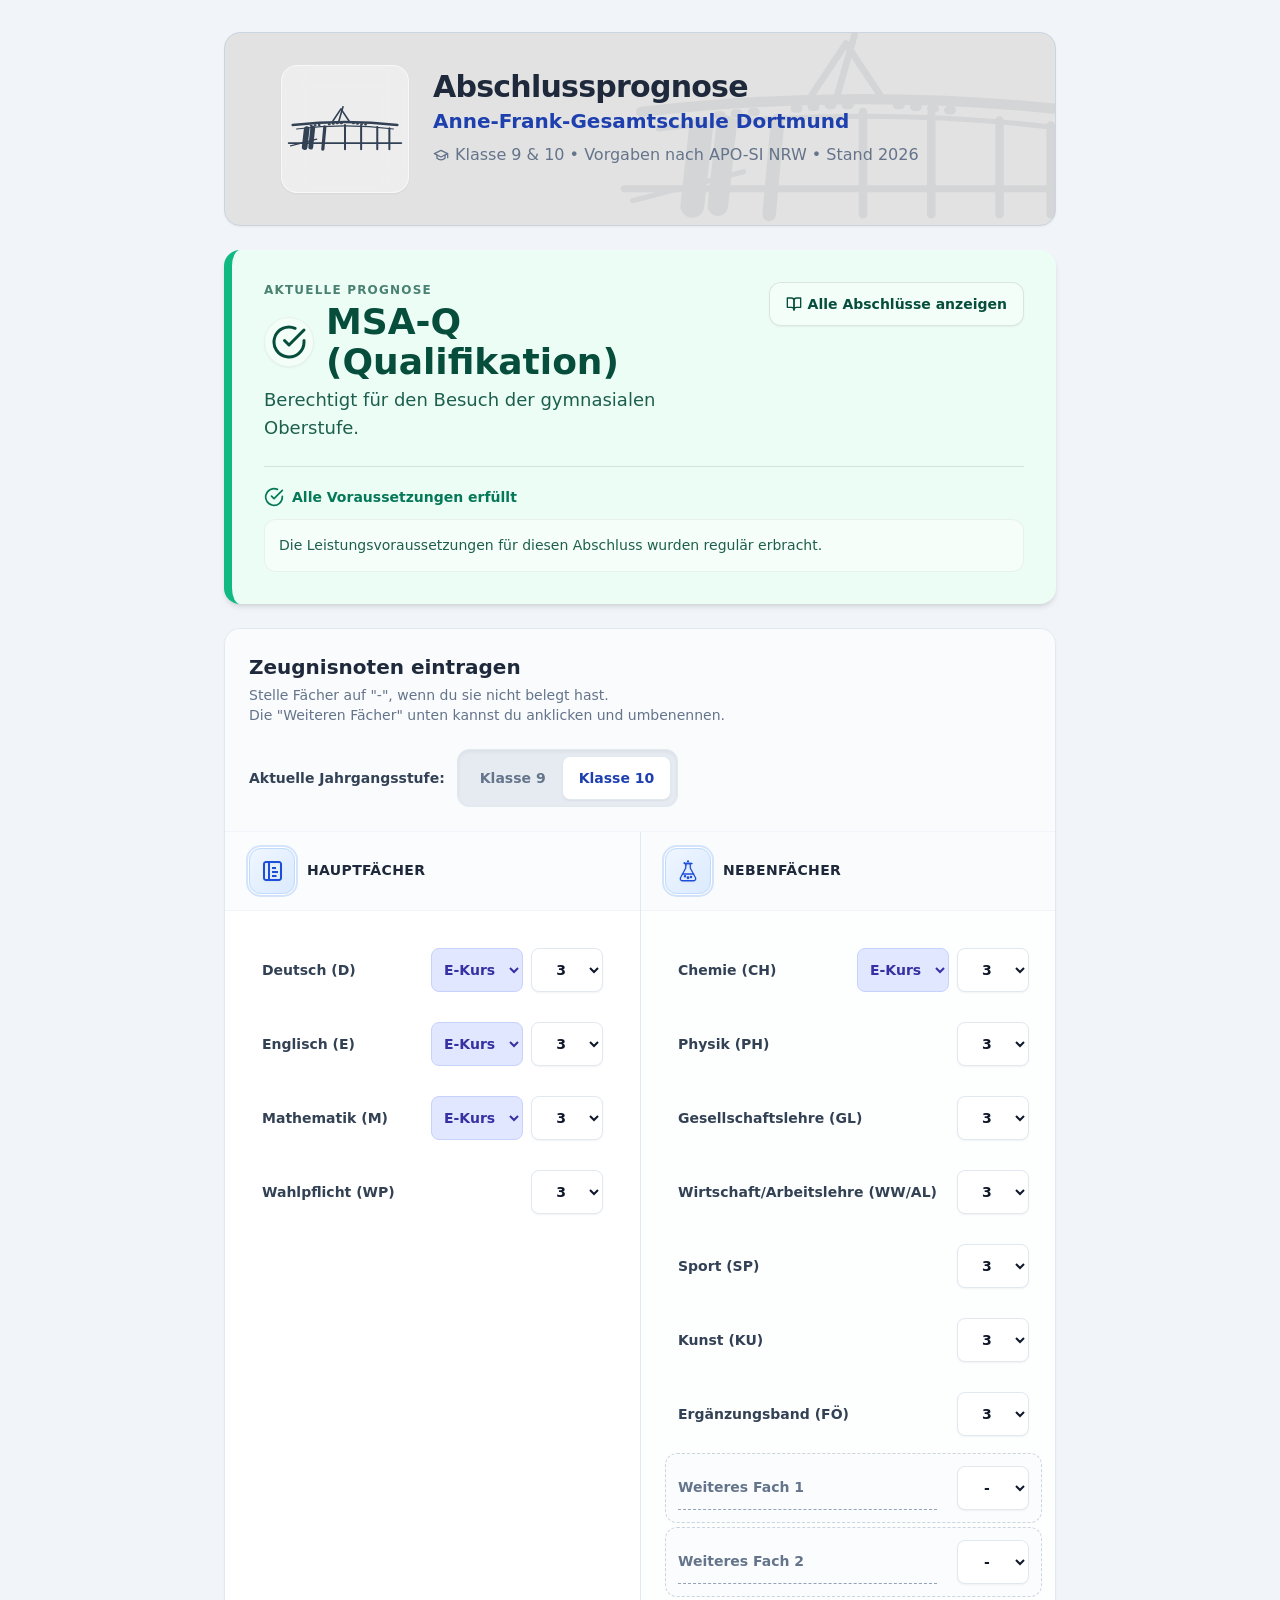
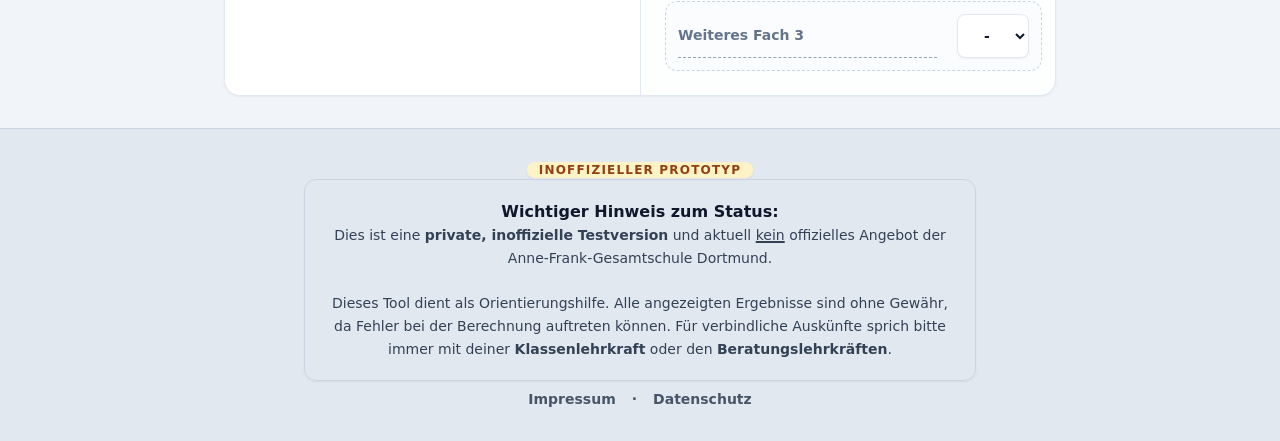
<file: index.html>
<!DOCTYPE html>
<html lang="de">
<head>
    <meta charset="UTF-8">
    <meta name="viewport" content="width=device-width, initial-scale=1.0">
    <title>Abschlussprognose - Anne-Frank-Gesamtschule Dortmund</title>
    <meta name="description" content="Offizielles Prognose-Tool der Anne-Frank-Gesamtschule Dortmund für die Jahrgänge 9 und 10.">
	<!--
	========================================================================
	Abschlussprognose-Tool der Anne-Frank-Gesamtschule Dortmund
  
	© 2026 Anne-Frank-Gesamtschule Dortmund. Alle Rechte vorbehalten.
  
	Der Quellcode, das Design und die Logik dieses Tools sind urheberrechtlich 
	geschützt. Eine unerlaubte Vervielfältigung, Verbreitung oder Nutzung 
	(auch in Teilen) auf anderen Webseiten oder Projekten ist ohne 
	ausdrückliche schriftliche Genehmigung untersagt.
	========================================================================
	-->
	<meta name="apple-mobile-web-app-capable" content="yes">
	<meta name="mobile-web-app-capable" content="yes">
	<meta name="apple-mobile-web-app-status-bar-style" content="default">
    <meta name="theme-color" content="#e2e2e2">
    <meta http-equiv="Content-Security-Policy" content="default-src 'self'; style-src 'self' 'unsafe-inline'; script-src 'self' 'unsafe-inline'; img-src 'self' data:;">
    <link rel="icon" href="data:image/svg+xml,<svg xmlns=%22http://www.w3.org/2000/svg%22 viewBox=%220 0 100 100%22><text y=%22.9em%22 font-size=%2290%22>🎓</text></svg>">
    <style>
        body{font-family:system-ui,-apple-system,BlinkMacSystemFont,"Segoe UI",Roboto,"Helvetica Neue",sans-serif;-webkit-tap-highlight-color:transparent}
        .animate-in{animation:fadeIn .3s ease-out}
        @keyframes fadeIn{from{opacity:0;transform:translateY(10px)}to{opacity:1;transform:translateY(0)}}
        summary{list-style:none}
        summary::-webkit-details-marker{display:none}
        .touch-target{min-height:44px}
        .sr-only{position:absolute;width:1px;height:1px;padding:0;margin:-1px;overflow:hidden;clip:rect(0,0,0,0);white-space:nowrap;border-width:0}
        @media print{
            *{-webkit-print-color-adjust:exact !important;color-adjust:exact !important;print-color-adjust:exact !important}
            body{background:#fff !important;color:#000 !important}
            header{background:transparent !important;border:none !important;box-shadow:none !important;padding:0 !important;margin-bottom:2rem !important;display:block !important}
            #logo-bg,#logo-box{display:none !important}
            header h1{color:#000 !important;font-size:24pt !important;margin:0 !important}
            header p{color:#333 !important;font-size:14pt !important;margin-top:5px !important}
            #prognosis-banner{background:#fff !important;border:2px solid #000 !important;color:#000 !important;page-break-inside:avoid;border-radius:8px !important;padding:1.5rem !important}
            #open-modal-btn{display:none !important}
            .grade-btn.text-slate-500{display:none !important}
            .grade-btn{border:none !important;box-shadow:none !important;background:transparent !important;color:#000 !important;font-size:12pt !important;padding:0 !important;margin-left:10px !important}
            section{border:1px solid #ddd !important;box-shadow:none !important;page-break-inside:avoid}
            .subject-select{appearance:none !important;-webkit-appearance:none !important;border:none !important;background:transparent !important;box-shadow:none !important;padding:0 !important;font-size:11pt !important;text-align:right !important;color:#000 !important}
            input.subject-input{border:none !important;background:transparent !important;color:#000 !important}
            details,footer{display:none !important}
        }
    </style>
    <link rel="stylesheet" href="style.css">
</head>
<body class="bg-slate-100 min-h-screen text-slate-900 flex flex-col">
    <noscript>
        <div class="bg-red-600 text-white p-4 text-center font-bold text-sm" role="alert">
            Dieses Tool benötigt JavaScript, um die Prognose lokal in Ihrem Browser berechnen zu können. Bitte aktivieren Sie JavaScript.
        </div>
    </noscript>
    <main class="max-w-4xl mx-auto space-y-6 py-8 px-4 sm:px-6 lg:px-8 flex-grow w-full">
        <header class="bg-[#e2e2e2] p-6 sm:p-8 rounded-2xl shadow-sm border border-slate-300 flex flex-col sm:flex-row items-center sm:items-start text-center sm:text-left space-y-4 sm:space-y-0 sm:space-x-6 relative overflow-hidden">
            <div class="absolute top-1/2 left-1/2 -translate-x-1/2 sm:left-auto sm:translate-x-0 sm:right-0 -translate-y-1/2 opacity-[0.06] pointer-events-none" id="logo-bg" aria-hidden="true"></div>
            <div class="shrink-0 bg-white/40 backdrop-blur-md rounded-2xl shadow-sm border border-white/60 z-10 flex items-center justify-center w-24 h-24 sm:w-32 sm:h-32 p-1.5 sm:p-2 text-slate-700" id="logo-box" aria-hidden="true"></div>
            <div class="flex-1 flex flex-col justify-center h-full pt-1 z-10 text-slate-900">
                <h1 class="text-2xl sm:text-3xl font-black text-slate-800 leading-tight tracking-tight">Abschlussprognose</h1>
                <p class="text-blue-800 font-bold text-lg sm:text-xl mt-0.5">Anne-Frank-Gesamtschule Dortmund</p>
                <p class="text-slate-500 font-medium text-sm sm:text-base mt-2 flex items-center justify-center sm:justify-start gap-1.5">
                    <svg class="w-4 h-4" aria-hidden="true" viewBox="0 0 24 24" fill="none" stroke="currentColor" stroke-width="2" stroke-linecap="round" stroke-linejoin="round"><path d="M22 10v6M2 10l10-5 10 5-10 5z"/><path d="M6 12v5c3 3 9 3 12 0v-5"/></svg>
                    Klasse 9 & 10 • Vorgaben nach APO-SI NRW • Stand 2026
                </p>
            </div>
        </header>
        <section id="prognosis-banner" aria-live="polite" class="p-8 rounded-2xl shadow-md border-l-8 transition-all duration-300 relative overflow-hidden"></section>
        <section id="missing-section" aria-live="polite"></section>
        <section class="bg-white rounded-2xl shadow-sm border border-slate-200 overflow-hidden text-slate-900">
            <form onsubmit="return false;" id="grades-form">
                <div class="p-6 border-b border-slate-100 bg-slate-50/80 space-y-4">
                    <div>
                        <h2 class="text-xl font-bold text-slate-800">Zeugnisnoten eintragen</h2>
                        <p class="text-sm text-slate-500 mt-1 text-balance">
                            Stelle Fächer auf "-", wenn du sie nicht belegt hast.<br />
                            Die "Weiteren Fächer" unten kannst du anklicken und umbenennen.
                        </p>
                    </div>
                    <div class="flex items-center gap-3 pt-2" role="group" aria-labelledby="grade-level-label">
                        <span id="grade-level-label" class="text-sm font-bold text-slate-700">Aktuelle Jahrgangsstufe:</span>
                        <div class="flex bg-slate-200/80 p-1.5 rounded-xl w-fit shadow-inner border border-slate-200">
                            <button type="button" id="btn-grade-9" data-level="9" class="grade-btn touch-target px-4 py-2 text-sm font-bold rounded-lg transition-all text-slate-500 hover:text-slate-700">Klasse 9</button>
                            <button type="button" id="btn-grade-10" data-level="10" class="grade-btn touch-target px-4 py-2 text-sm font-bold rounded-lg transition-all bg-white text-blue-800 shadow-sm border border-slate-200" aria-pressed="true">Klasse 10</button>
                        </div>
                    </div>
                </div>
                <div class="grid grid-cols-1 md:grid-cols-2 divide-y md:divide-y-0 md:divide-x divide-slate-200 text-slate-900" id="subjects-grid">
                    <fieldset class="flex flex-col bg-white border-0 p-0 m-0">
                        <legend class="sr-only">Hauptfächer</legend>
                        <div class="bg-slate-50/50 border-b border-slate-100 p-4 sm:px-6 flex items-center gap-3" aria-hidden="true">
                            <div class="relative bg-gradient-to-br from-blue-50 to-blue-100 p-2.5 rounded-xl text-blue-700 shadow-sm ring-2 ring-blue-500/20 ring-offset-1 border border-blue-200">
                                <svg class="h-6 w-6 drop-shadow-sm" aria-hidden="true" viewBox="0 0 24 24" fill="currentColor"><path fill-rule="evenodd" clip-rule="evenodd" d="M19 2H6c-1.65 0-3 1.35-3 3v14c0 1.65 1.35 3 3 3h13c1.65 0 3-1.35 3-3V5c0-1.65-1.35-3-3-3zm-11 2H6c-.55 0-1 .45-1 1v14c0 .55.45 1 1 1h2V4zm12 15c0 .55-.45 1-1 1H10V4h9c.55 0 1 .45 1 1v14zM12 8h4v2h-4V8zm6 4h-6v2h6v-2zm-1.5 4H12v2h4.5v-2z" /></svg>
                            </div>
                            <div><h3 class="font-bold text-slate-800 leading-tight text-sm uppercase tracking-wide">Hauptfächer</h3></div>
                        </div>
                        <div class="p-4 sm:p-6 space-y-1" id="group-1-container"></div>
                    </fieldset>
                    <fieldset class="flex flex-col bg-slate-50/30 border-0 p-0 m-0">
                        <legend class="sr-only">Nebenfächer</legend>
                        <div class="bg-slate-50/50 border-b border-slate-100 p-4 sm:px-6 flex items-center gap-3" aria-hidden="true">
                            <div class="relative bg-gradient-to-br from-blue-50 to-blue-100 p-2.5 rounded-xl text-blue-700 shadow-sm ring-2 ring-blue-500/20 ring-offset-1 border border-blue-200">
                                <svg class="h-6 w-6 drop-shadow-sm" aria-hidden="true" viewBox="0 0 64 64" fill="none" stroke="currentColor" stroke-width="3.5" stroke-linecap="round" stroke-linejoin="round"><path d="M26 24 V12 H38 V24 L52 50 C54 54 51 58 46 58 H18 C13 58 10 54 12 50 Z" /><path d="M17 40 H47" /><path d="M22 12 H42" /><circle cx="32" cy="50" r="2" fill="currentColor" /><circle cx="24" cy="46" r="1.5" fill="currentColor" /><circle cx="40" cy="48" r="1.5" fill="currentColor" /><circle cx="32" cy="6" r="3" fill="currentColor" stroke="none" /><circle cx="22" cy="10" r="2" fill="currentColor" stroke="none" /><circle cx="42" cy="12" r="2" fill="currentColor" stroke="none" /><circle cx="28" cy="16" r="1.5" fill="currentColor" stroke="none" /></svg>
                            </div>
                            <div><h3 class="font-bold text-slate-800 leading-tight text-sm uppercase tracking-wide">Nebenfächer</h3></div>
                        </div>
                        <div class="p-4 sm:p-6 space-y-1" id="group-2-container"></div>
                    </fieldset>
                </div>
            </form>
        </section>
    </main>
	<footer class="bg-slate-200 mt-auto py-8 border-t border-slate-300">
        <div class="max-w-4xl mx-auto px-4 flex flex-col items-center justify-center space-y-5">
            
            <div class="bg-amber-100 text-amber-800 px-3 py-1 rounded-full text-xs font-black tracking-widest uppercase shadow-sm border border-amber-200">
                Inoffizieller Prototyp
            </div>

            <div class="bg-white/60 p-5 rounded-xl border border-slate-300 shadow-sm max-w-2xl text-center">
                <p class="text-sm text-slate-700 leading-relaxed">
                    <strong class="text-slate-900 block mb-2 text-base">Wichtiger Hinweis zum Status:</strong> 
                    Dies ist eine <strong>private, inoffizielle Testversion</strong> und aktuell <span class="underline decoration-amber-400 decoration-2">kein</span> offizielles Angebot der Anne-Frank-Gesamtschule Dortmund.<br><br>
                    Dieses Tool dient als Orientierungshilfe. Alle angezeigten Ergebnisse sind ohne Gewähr, da Fehler bei der Berechnung auftreten können. Für verbindliche Auskünfte sprich bitte immer mit deiner <strong>Klassenlehrkraft</strong> oder den <strong>Beratungslehrkräften</strong>.
                </p>
            </div>
        
            <div class="flex gap-4 text-sm font-semibold text-slate-600 pt-2">
                <a href="impressum.html" class="hover:text-slate-900 transition-colors">Impressum</a>
                <span>&middot;</span>
                <a href="datenschutz.html" class="hover:text-slate-900 transition-colors">Datenschutz</a>
            </div>
        </div>
    </footer>
     <div id="rules-modal" role="dialog" aria-modal="true" aria-labelledby="modal-title" class="fixed inset-0 z-50 items-center justify-center bg-slate-900/60 backdrop-blur-sm p-4 hidden animate-in text-slate-900">
        <div class="bg-white rounded-2xl shadow-2xl max-w-2xl w-full max-h-[90vh] flex flex-col overflow-hidden border border-slate-200 relative">
            <div class="absolute top-1/2 left-1/2 -translate-x-1/2 -translate-y-1/2 opacity-[0.04] pointer-events-none z-0" id="logo-modal" aria-hidden="true"></div>
            <div class="p-5 border-b border-slate-100 flex justify-between items-center bg-slate-50/90 relative z-10 backdrop-blur-sm">
                <h2 id="modal-title" class="text-lg font-bold text-slate-800 flex items-center gap-2">
                    <svg class="h-5 w-5 text-indigo-600 shrink-0" aria-hidden="true" viewBox="0 0 24 24" fill="none" stroke="currentColor" stroke-width="2" stroke-linecap="round" stroke-linejoin="round"><path d="M2 3h6a4 4 0 0 1 4 4v14a4 4 0 0 0-4-4H2z"/><path d="M22 3h-6a4 4 0 0 0-4 4v14a4 4 0 0 1 4-4h6z"/></svg>
                    Voraussetzungen (APO-SI)
                </h2>
                <button type="button" id="close-modal-btn" aria-label="Schließen" class="touch-target text-slate-400 hover:text-slate-700 p-1.5 bg-slate-200/50 rounded-lg shadow-sm">
                    <svg class="h-5 w-5" aria-hidden="true" viewBox="0 0 24 24" fill="none" stroke="currentColor" stroke-width="2" stroke-linecap="round" stroke-linejoin="round"><line x1="18" y1="6" x2="6" y2="18"/><line x1="6" y1="6" x2="18" y2="18"/></svg>
                </button>
            </div>
            <div class="p-6 overflow-y-auto space-y-6 text-slate-700 relative z-10 text-sm">
                 <div class="bg-indigo-50 p-4 rounded-xl border border-indigo-100 text-indigo-900 shadow-sm relative">
                    <svg class="h-5 w-5 absolute" style="top: 1rem; left: 1rem;" aria-hidden="true" viewBox="0 0 24 24" fill="none" stroke="currentColor" stroke-width="2.5" stroke-linecap="round" stroke-linejoin="round"><circle cx="12" cy="12" r="10"/><line x1="12" y1="8" x2="12" y2="12"/><line x1="12" y1="16" x2="12.01" y2="16"/></svg>
                    <div class="text-center px-6">
                        <h3 class="font-bold mb-1.5">Wichtige Grundregeln zum Ausgleich</h3>
                        <p class="font-medium leading-relaxed">Ein Hauptfach darf ein Nebenfach ausgleichen.<br>Jede Ausgleichsnote darf nur für genau ein Defizit genutzt werden.</p>
                    </div>
                </div>
                <div class="space-y-2">
                    <h3 class="font-bold text-emerald-800 bg-emerald-100 px-3 py-1.5 rounded-lg inline-block shadow-sm">MSA-Q (Qualifikation)</h3>
                    <ul class="list-disc pl-5 space-y-1.5 text-sm font-medium">
                        <li><strong>Kurse:</strong> Mindestens 3 E-Kurse.</li>
                        <li><strong>Noten:</strong> In allen Fächern mindestens Note 3 (im G-Kurs Note 2).</li>
                        <li><strong>Defizite:</strong> Maximal 1 Defizit im Hauptfach und bis zu 3 Defizite in den Nebenfächern (Ausgleich erforderlich).</li>
                        <li><strong>Ausschluss:</strong> Keine 5 in den Hauptfächern und generell keine 6 erlaubt.</li>
                    </ul>
                </div>
                <div class="space-y-2">
                    <h3 class="font-bold text-blue-800 bg-blue-100 px-3 py-1.5 rounded-lg inline-block shadow-sm">MSA (Realschule)</h3>
                    <ul class="list-disc pl-5 space-y-1.5 text-sm font-medium">
                        <li><strong>Kurse:</strong> Mindestens 2 E-Kurse.</li>
                        <li><strong>Noten:</strong> In allen Fächern mindestens Note 4 (im G-Kurs Note 3).</li>
                        <li><strong>Sonderregel:</strong> Es werden mindestens zwei Noten 3 in den Nebenfächern benötigt.</li>
                        <li><strong>Defizite:</strong> Maximal 2 Defizite insgesamt, verteilt auf entweder ein Hauptfach und ein Nebenfach oder zwei Nebenfächer (Ausgleich erforderlich).</li>
                        <li><strong>Ausschluss:</strong> Keine 5 im G-Kurs und generell keine 6 erlaubt.</li>
                    </ul>
                </div>
                <div class="space-y-2">
                    <h3 class="font-bold text-amber-800 bg-amber-100 px-3 py-1.5 rounded-lg inline-block shadow-sm">EESA (HA 10)</h3>
                    <ul class="list-disc pl-5 space-y-1.5 text-sm font-medium">
                        <li><strong>Noten:</strong> In allen Fächern mindestens Note 4.</li>
                        <li><strong>Vorteil:</strong> Eine Note 5 im E-Kurs wird wie eine Note 4 im G-Kurs gewertet.</li>
                        <li><strong>Defizite:</strong> Maximal 2 Defizite insgesamt (davon höchstens 1 im Hauptfach).</li>
                        <li><strong>Ausschluss:</strong> Maximal eine 6 erlaubt (nur im Nebenfach).</li>
                    </ul>
                </div>
                <div class="space-y-2">
                    <h3 class="font-bold text-red-800 bg-red-100 px-3 py-1.5 rounded-lg inline-block shadow-sm">ESA (HA 9)</h3>
                    <ul class="list-disc pl-5 space-y-1.5 text-sm font-medium">
                        <li><strong>Noten:</strong> In allen Fächern mindestens Note 4.</li>
                        <li><strong>Defizite:</strong> Maximal 2 Defizite insgesamt (davon höchstens 1 im Hauptfach).</li>
                        <li><strong>Ausschluss:</strong> Maximal eine 6 erlaubt (nur im Nebenfach).</li>
                        <li><strong>Hinweis:</strong> Wer in Klasse 10 den EESA nicht erreicht, verlässt die Schule mit dem ESA.</li>
                    </ul>
                </div>
            </div>
        </div>
    </div>
    <template id="tpl-prognosis-banner">
        <div class="relative z-10 text-current">
            <div class="flex flex-col sm:flex-row sm:justify-between sm:items-start gap-4">
                <div>
                    <h2 class="text-xs font-bold uppercase tracking-widest opacity-70 mb-1">Aktuelle Prognose</h2>
                    <div class="text-2xl sm:text-4xl font-black flex items-center gap-3 mb-1 leading-tight">
                        <div class="bg-white/40 p-1.5 rounded-full border border-black/5 shadow-sm">
                            <svg class="h-8 w-8 sm:h-9 sm:w-9 shrink-0" aria-hidden="true" viewBox="0 0 24 24" fill="none" stroke="currentColor" stroke-width="2" stroke-linecap="round" stroke-linejoin="round"><path d="M22 11.08V12a10 10 0 1 1-5.93-9.14"/><polyline points="22 4 12 14.01 9 11.01"/></svg>
                        </div>
                        <span data-slot="degree"></span> 
                    </div>
                    <p data-slot="subtext" class="opacity-90 font-medium text-base sm:text-lg"></p>
                </div>
                <button type="button" id="open-modal-btn" class="touch-target shrink-0 flex items-center gap-1.5 px-4 py-2.5 rounded-xl font-bold text-sm transition-colors bg-white/40 hover:bg-white/60 text-current border border-black/10 shadow-sm">
                    <svg class="h-4 w-4 shrink-0" aria-hidden="true" viewBox="0 0 24 24" fill="none" stroke="currentColor" stroke-width="2" stroke-linecap="round" stroke-linejoin="round"><path d="M2 3h6a4 4 0 0 1 4 4v14a4 4 0 0 0-4-4H2z"/><path d="M22 3h-6a4 4 0 0 0-4 4v14a4 4 0 0 1 4-4h6z"/></svg>
                    Alle Abschlüsse anzeigen
                </button>
            </div>
            <div data-slot="comps-container"></div>
        </div>
    </template>
<script>
const _0x38c174=_0x23d2;(function(_0x558fd3,_0x10dfc1){const _0x344866=_0x23d2,_0x446cb0=_0x558fd3();while(!![]){try{const _0x4f41a3=parseInt(_0x344866(0x112))/0x1+parseInt(_0x344866(0x126))/0x2+parseInt(_0x344866(0x1b6))/0x3+parseInt(_0x344866(0x1a4))/0x4*(-parseInt(_0x344866(0x141))/0x5)+parseInt(_0x344866(0x169))/0x6+parseInt(_0x344866(0x1e1))/0x7*(-parseInt(_0x344866(0x15f))/0x8)+-parseInt(_0x344866(0x19e))/0x9*(parseInt(_0x344866(0x14f))/0xa);if(_0x4f41a3===_0x10dfc1)break;else _0x446cb0['push'](_0x446cb0['shift']());}catch(_0x1cc24c){_0x446cb0['push'](_0x446cb0['shift']());}}}(_0x1697,0xa0b2c));const APO_RULES={'MANDATORY_SUBJECTS':['d','e','m','wp'],'MIN_SUBJECTS_REQUIRED':0xa},afgLogoSVG=_0x38c174(0x196);document[_0x38c174(0x19c)](_0x38c174(0xf1))[_0x38c174(0x106)]=afgLogoSVG,document[_0x38c174(0x19c)](_0x38c174(0x1ec))['innerHTML']=afgLogoSVG[_0x38c174(0x10b)]('scale-110','w-[24rem]\x20sm:w-[32rem]\x20text-slate-900\x20sm:-mr-16'),document[_0x38c174(0x19c)]('logo-modal')[_0x38c174(0x106)]=afgLogoSVG['replace']('scale-110',_0x38c174(0x1cb));let gradeLevel=0xa,lastFocusedElement=null,subjects=[{'id':'d','name':'Deutsch\x20(D)','group':0x1,'hasKurs':!![],'kurs':'E','grade':0x3},{'id':'e','name':_0x38c174(0x195),'group':0x1,'hasKurs':!![],'kurs':'E','grade':0x3},{'id':'m','name':'Mathematik\x20(M)','group':0x1,'hasKurs':!![],'kurs':'E','grade':0x3},{'id':'wp','name':_0x38c174(0x13d),'group':0x1,'hasKurs':![],'kurs':null,'grade':0x3},{'id':'ch','name':_0x38c174(0x1db),'group':0x2,'hasKurs':!![],'kurs':'E','grade':0x3},{'id':'ph','name':_0x38c174(0x1c2),'group':0x2,'hasKurs':![],'kurs':null,'grade':0x3},{'id':'gl','name':_0x38c174(0xfe),'group':0x2,'hasKurs':![],'kurs':null,'grade':0x3},{'id':'ww','name':_0x38c174(0x119),'group':0x2,'hasKurs':![],'kurs':null,'grade':0x3},{'id':'sp','name':_0x38c174(0x1e3),'group':0x2,'hasKurs':![],'kurs':null,'grade':0x3},{'id':'ku','name':_0x38c174(0xe9),'group':0x2,'hasKurs':![],'kurs':null,'grade':0x3},{'id':_0x38c174(0x136),'name':'Ergänzungsband\x20(FÖ)','group':0x2,'hasKurs':![],'kurs':null,'grade':0x3},{'id':_0x38c174(0x160),'name':_0x38c174(0xe2),'group':0x2,'hasKurs':![],'kurs':null,'grade':0x0,'isCustomizable':!![]},{'id':_0x38c174(0x1c0),'name':_0x38c174(0x140),'group':0x2,'hasKurs':![],'kurs':null,'grade':0x0,'isCustomizable':!![]},{'id':'extra3','name':_0x38c174(0x186),'group':0x2,'hasKurs':![],'kurs':null,'grade':0x0,'isCustomizable':!![]}];function escapeHTML(_0x397e76){const _0x53a471=_0x38c174;return _0x397e76[_0x53a471(0x10b)](/[&<>'"]/g,_0x49eb48=>({'&':_0x53a471(0x16f),'<':_0x53a471(0x1b2),'>':_0x53a471(0x193),'\x27':_0x53a471(0x14a),'\x22':_0x53a471(0x1ba)}[_0x49eb48]));}function _0x1697(){const _0x491e31=['\x22\x20data-field=\x22kurs\x22\x20','splice','slice','2101398JZCiOd',',\x20erlaubt\x20sind\x20max.\x202).','max','querySelector','&quot;','push','hidden','Das\x20Ziel\x20der\x20Klasse\x2010\x20wurde\x20nicht\x20erreicht.\x20Die\x20Bedingungen\x20für\x20den\x20ESA\x20(Klasse\x209)\x20sind\x20zwar\x20erfüllt,\x20für\x20einen\x2010er-Abschluss\x20fehlen\x20jedoch\x20wesentliche\x20Leistungen.','erreiche\x20im\x20Nebenfach\x20','keys','extra2','<div\x20class=\x22mt-6\x20pt-5\x20border-t\x20border-black/10\x22><h3\x20class=\x22text-sm\x20font-bold\x20flex\x20items-center\x20gap-2\x20mb-3\x20text-emerald-700\x22><svg\x20class=\x22h-5\x20w-5\x22\x20aria-hidden=\x22true\x22\x20viewBox=\x220\x200\x2024\x2024\x22\x20fill=\x22none\x22\x20stroke=\x22currentColor\x22\x20stroke-width=\x222\x22\x20stroke-linecap=\x22round\x22\x20stroke-linejoin=\x22round\x22><path\x20d=\x22M22\x2011.08V12a10\x2010\x200\x201\x201-5.93-9.14\x22/><polyline\x20points=\x2222\x204\x2012\x2014.01\x209\x2011.01\x22/></svg>Alle\x20Voraussetzungen\x20erfüllt</h3><div\x20class=\x22flex\x20items-start\x20gap-3\x20bg-white/50\x20p-3.5\x20rounded-xl\x20border\x20border-black/5\x22><p\x20class=\x22text-sm\x20font-medium\x20leading-relaxed\x20opacity-90\x22>Die\x20Leistungsvoraussetzungen\x20für\x20diesen\x20Abschluss\x20wurden\x20regulär\x20erbracht.</p></div></div>','Physik\x20(PH)','hasKurs','Das\x20Ziel\x20der\x20Klasse\x2010\x20wurde\x20nicht\x20erreicht.\x20Da\x20du\x20dich\x20in\x20der\x2010.\x20Klasse\x20befindest,\x20verlässt\x20du\x20die\x20Schule\x20mit\x20dem\x20ESA\x20(HA9).','\x20festgestellt\x20(erlaubt\x20sind\x20max.\x202).',',\x20erlaubt\x20sind\x20max.\x201\x20im\x20Hauptfach\x20und\x20max.\x203\x20im\x20Nebenfach).','</div>','Wichtiger\x20Hinweis:','isKiller','Nicht\x20zulässig:\x20Mehr\x20als\x20ein\x20Defizit\x20in\x20den\x20Hauptfächern\x20(aktuell\x20','w-[28rem]\x20sm:w-[40rem]\x20text-slate-900','\x22><div\x20class=\x22flex\x20items-start\x20gap-3\x20p-3.5\x20bg-blue-50/80\x20rounded-xl\x20text-blue-900\x20text-xs\x20font-medium\x20border\x20border-blue-200\x20animate-in\x22><svg\x20class=\x22h-5\x20w-5\x20shrink-0\x20mt-0.5\x20text-blue-600\x22\x20aria-hidden=\x22true\x22\x20viewBox=\x220\x200\x2024\x2024\x22\x20fill=\x22none\x22\x20stroke=\x22currentColor\x22\x20stroke-width=\x222\x22\x20stroke-linecap=\x22round\x22\x20stroke-linejoin=\x22round\x22><circle\x20cx=\x2212\x22\x20cy=\x2212\x22\x20r=\x2210\x22/><line\x20x1=\x2212\x22\x20y1=\x2216\x22\x20x2=\x2212\x22\x20y2=\x2212\x22/><line\x20x1=\x2212\x22\x20y1=\x228\x22\x20x2=\x2212.01\x22\x20y2=\x228\x22/></svg><div\x20class=\x22w-full\x22><div>Deine\x20Noten\x20im\x20Lernbereich\x20Naturwissenschaften\x20(','.grade-btn','\x20weitere\x20Kombinationsmöglichkeiten.</em>','charAt','\x20diesen\x20Abschluss.','eine\x20Note\x202','text-slate-500','bg-slate-50/50','eine\x20fehlende\x20Note\x203','<select\x20data-id=\x22','round','name','Nicht\x20zulässig:\x20Der\x20notwendige\x20Ausgleich\x20für\x20das\x20Defizit\x20in\x20','\x20Noten\x202','</div><div\x20class=\x22flex\x20items-center\x20gap-2\x20shrink-0\x22>','Chemie\x20(CH)','missing-section','Nicht\x20zulässig:\x20Der\x20notwendige\x20Ausgleich\x20für\x20','zwei\x20fehlende\x20Noten\x203','isCustomizable','uncompSubSteps','17059fxJbrh','EESA\x20(HA\x2010)','Sport\x20(SP)','errors','</p>','find','req','<div\x20class=\x22mt-6\x20pt-5\x20border-t\x20border-black/10\x22><h3\x20class=\x22text-sm\x20font-bold\x20flex\x20items-center\x20gap-2\x20mb-4\x22><svg\x20class=\x22h-5\x20w-5\x22\x20aria-hidden=\x22true\x22\x20viewBox=\x220\x200\x2024\x2024\x22\x20fill=\x22none\x22\x20stroke=\x22currentColor\x22\x20stroke-width=\x222\x22\x20stroke-linecap=\x22round\x22\x20stroke-linejoin=\x22round\x22><path\x20d=\x22M12\x2022s8-4\x208-10V5l-8-3-8\x203v7c0\x206\x208\x2010\x208\x2010z\x22/><path\x20d=\x22M9\x2012l2\x202\x204-4\x22/></svg>Berücksichtigte\x20Ausgleichsregelungen:</h3><div\x20class=\x22grid\x20gap-2.5\x22>','\x20oder\x20','MIN_SUBJECTS_REQUIRED','keydown','logo-bg','map','\x20zum\x20Ausgleich\x20im\x20Nebenfach','dataset','select[data-field=\x22kurs\x22]','Erweiterter\x20Erster\x20Schulabschluss\x20erreicht.','color','border-transparent','grade-btn\x20touch-target\x20px-4\x20py-2\x20text-sm\x20font-bold\x20rounded-lg\x20transition-all\x20','zwei\x20Noten\x203','realReq','nwGrade','close-modal-btn','Berechtigt\x20für\x20den\x20Besuch\x20der\x20gymnasialen\x20Oberstufe.','closest','[data-slot=\x22comps-container\x22]','Erforderliche\x20Schritte:','contains','Spezialfall\x20nach\x20§43\x20APO-SI:\x20Das\x20Zwei-Notenstufen-Defizit\x20im\x20Nebenfach\x20','kurs','#open-modal-btn','subject-input','\x22\x20aria-label=\x22Note\x20für\x20','Weiteres\x20Fach\x201','realGrade','</option>','isDummyThree','min','text-slate-800','length','Kunst\x20(KU)','<ul\x20class=\x22list-disc\x20pl-5\x20space-y-1.5\x20text-red-800\x22><li>','\x20(Note\x20','Escape',')\x20ausgeglichen.','btn-grade-10','p-8\x20rounded-2xl\x20shadow-md\x20border-l-8\x20','compensations','logo-box','\x20+\x20','comb','erreiche','<input\x20type=\x22text\x22\x20value=\x22','target','\x20weitere','MSA-Q\x20(Qualifikation)','</h3><div\x20class=\x22grid\x20gap-3\x22>','Zu\x20wenige\x20Fächer','\x20zum\x20Ausgleich\x20im\x20Hauptfach','subject-select','border-transparent\x20hover:border-slate-200','Gesellschaftslehre\x20(GL)','border-blue-500\x20text-blue-900','Erreiche\x20im\x20Nebenfach\x20','\x20fehlt.','\x20in\x20','key','Erreiche\x20das\x20E-Kurs-Niveau\x20in\x20(',')\x20wurde\x20durch\x20das\x20Fach\x20','innerHTML','lb_nw','\x20und\x20','wurde','Du\x20wirst\x20in\x20die\x20Klasse\x2010\x20versetzt.\x20Mit\x20diesen\x20Leistungen\x20bist\x20du\x20auf\x20einem\x20guten\x20Weg,\x20den\x20EESA\x20(HA\x2010)\x20in\x20Klasse\x2010\x20zu\x20erreichen.','replace','remove','Verbessere\x20','appendChild','selected','addEventListener','sort','862249FPPPfT','every','bg-white\x20text-blue-800\x20shadow-sm\x20border\x20border-slate-200','click','btn-grade-9','degree','compsUsed','Wirtschaft/Arbeitslehre\x20(WW/AL)','Noten\x20für\x20Deutsch,\x20Englisch,\x20Mathematik\x20und\x20WP\x20sind\x20zwingend\x20erforderlich.','Abgang\x20mit\x20ESA\x20(HA\x209)','uncompMain','activeElement','verhindert','some','focus','join','Die\x20Zuweisung\x20in\x20E-Kurse\x20ist\x20in\x20Klasse\x2010\x20abgeschlossen.\x20Ein\x20nachträglicher\x20Wechsel\x20in\x20E-Kurse\x20ist\x20nicht\x20mehr\x20möglich.','next','uncompSub','bg-emerald-50','2355398mcFXOZ','uncompMainSteps','</li></ul>','flex','subjects-grid','</ul>','subject-select\x20touch-target\x20text-sm\x20rounded-lg\x20font-bold\x20px-2\x20py-2\x20outline-none\x20transition-all\x20cursor-pointer\x20','mt-4','dein','border-red-500\x20text-red-900','Keine\x20Versetzung\x20in\x20Klasse\x2010','disabled','group-1-container','forEach','border-emerald-500\x20text-emerald-900','bg-slate-200','foe',')\x20wurden\x20zu\x20einer\x20gemeinsamen\x20Lernbereichsnote\x20zusammengefasst.\x20Bei\x20Kommastellen\x20rundet\x20das\x20Tool\x20zu\x20deinen\x20Gunsten.\x20Wichtig:\x20Die\x20reale\x20Note\x20auf\x20dem\x20Zeugnis\x20kann\x20abweichen,\x20da\x20diese\x20von\x20der\x20Zeugniskonferenz\x20pädagogisch\x20festgelegt\x20wird.<br><strong\x20class=\x22block\x20mt-1.5\x20text-blue-950\x22>Angenommene\x20Lernbereichsnote:\x20','zwei\x20Noten\x202','subtext','<em','\x22\x20/>','lbInfo','Wahlpflicht\x20(WP)','\x20auf\x20Note\x20','instruction','Weiteres\x20Fach\x202','170VYtoeH','Fachoberschulreife\x20(FOR)\x20erreicht.','>E-Kurs</option><option\x20value=\x22G\x22\x20','[data-slot=\x22degree\x22]','<p\x20class=\x22font-bold\x20text-red-900\x20text-[13px]\x22>','E-Kurs-Regelung:\x20Deine\x20Note\x205\x20im\x20Fach\x20','Erreiche','reduce','Das\x20Defizit\x20im\x20Nebenfach\x20','&#39;','group-2-container','text-slate-500\x20hover:text-slate-700','\x22\x20data-id=\x22','</span></div>','730UQVPHQ','Bitte\x20belege\x20mindestens\x20','\x20(E-Kurs)\x20gilt\x20als\x20ausreichend\x20und\x20ist\x20kein\x20Defizit.','input','trim','crossCompUsed','Nicht\x20zulässig:\x20Mehr\x20als\x20eine\x20Note\x206\x20in\x20den\x20Nebenfächern.','row-','content','bg-indigo-100\x20text-indigo-800\x20border\x20border-indigo-200','textContent','Eingabe\x20unvollständig','NW-Lernbereich\x20(','eine\x20Note\x203','group','<div\x20class=\x22bg-white\x20p-6\x20rounded-2xl\x20shadow-sm\x20border\x20border-slate-200\x20mt-6\x22><h3\x20class=\x22text-lg\x20font-bold\x20text-slate-800\x20flex\x20items-center\x20gap-2\x20border-b\x20border-slate-100\x20pb-3\x20mb-4\x22><div\x20class=\x22bg-amber-100\x20p-1.5\x20rounded-lg\x22><svg\x20class=\x22h-5\x20w-5\x20text-amber-700\x22\x20aria-hidden=\x22true\x22\x20viewBox=\x220\x200\x2024\x2024\x22\x20fill=\x22none\x22\x20stroke=\x22currentColor\x22\x20stroke-width=\x222\x22\x20stroke-linecap=\x22round\x22\x20stroke-linejoin=\x22round\x22><line\x20x1=\x227\x22\x20y1=\x2217\x22\x20x2=\x2217\x22\x20y2=\x227\x22/><polyline\x20points=\x227\x207\x2017\x207\x2017\x2017\x22/></svg></div>Fehlende\x20Voraussetzungen\x20für:\x20','2192YLWLts','extra1','value','bg-slate-200\x20text-slate-700\x20border\x20border-slate-300','</li>','toUpperCase','Nicht\x20zulässig:\x20','Nicht\x20zulässig:\x20Die\x20Höchstgrenze\x20für\x20Defizite\x20wurde\x20überschritten\x20(aktuell\x20','\x20class=\x22subject-select\x20touch-target\x20text-sm\x20rounded-lg\x20font-bold\x20px-2\x20py-2\x20outline-none\x20transition-all\x20cursor-pointer\x20','</div></div>','6951342REpdaz','Mögliche\x20Lösungswege:','floor','MSA\x20(Realschule)','verbessere','uncompThrees','&amp;','simMissingThrees','string','className','message','mt-6\x20pt-5\x20border-t\x20border-black/10','add','Erreiche\x20','bg-slate-50/50\x20border-dashed\x20border-slate-300','createElement','items','<em\x20class=\x22text-red-800/90\x20text-[12px]\x20mt-1\x20block\x22>...\x20sowie\x20','level','simGrade','met','>-</option>','\x20Fächer,\x20um\x20eine\x20gültige\x20Prognose\x20zu\x20erhalten.','Die\x20Mindestanforderungen\x20für\x20einen\x20Abschluss\x20sind\x20aktuell\x20nicht\x20erfüllt.\x20Schau\x20unter\x20\x27Fehlende\x20Voraussetzungen\x27,\x20um\x20dich\x20zu\x20verbessern!','eine\x20','\x20transition-all\x20duration-300\x20relative\x20overflow-hidden','includes','<div\x20class=\x22flex\x20items-start\x20gap-3\x20bg-red-50\x20p-4\x20rounded-2xl\x20border\x20border-red-100\x20shadow-sm\x20transition-all\x20hover:bg-red-50/80\x22><svg\x20class=\x22h-5\x20w-5\x20shrink-0\x20text-red-500\x20mt-0.5\x22\x20aria-hidden=\x22true\x22\x20viewBox=\x220\x200\x2024\x2024\x22\x20fill=\x22none\x22\x20stroke=\x22currentColor\x22\x20stroke-width=\x222\x22\x20stroke-linecap=\x22round\x22\x20stroke-linejoin=\x22round\x22><circle\x20cx=\x2212\x22\x20cy=\x2212\x22\x20r=\x2210\x22/><line\x20x1=\x2212\x22\x20y1=\x228\x22\x20x2=\x2212\x22\x20y2=\x2212\x22/><line\x20x1=\x2212\x22\x20y1=\x2216\x22\x20x2=\x2212.01\x22\x20y2=\x2216\x22/></svg><div\x20class=\x22flex-1\x20text-slate-900\x22><span\x20class=\x22text-sm\x20font-bold\x20leading-relaxed\x22>','DOMContentLoaded','Weiteres\x20Fach\x203','<div\x20class=\x22mt-2\x20flex\x20items-start\x20gap-3\x20p-3.5\x20bg-black/5\x20rounded-xl\x20text-black/70\x20text-xs\x20font-semibold\x20border\x20border-black/5\x20animate-in\x22><svg\x20class=\x22h-4\x20w-4\x20shrink-0\x20mt-0.5\x20opacity-70\x22\x20aria-hidden=\x22true\x22\x20viewBox=\x220\x200\x2024\x2024\x22\x20fill=\x22none\x22\x20stroke=\x22currentColor\x22\x20stroke-width=\x222\x22\x20stroke-linecap=\x22round\x22\x20stroke-linejoin=\x22round\x22><circle\x20cx=\x2212\x22\x20cy=\x2212\x22\x20r=\x2210\x22/><line\x20x1=\x2212\x22\x20y1=\x2216\x22\x20x2=\x2212\x22\x20y2=\x2212\x22/><line\x20x1=\x2212\x22\x20y1=\x228\x22\x20x2=\x2212.01\x22\x20y2=\x228\x22/></svg><p>Gut\x20zu\x20wissen:\x20Ein\x20Hauptfach\x20darf\x20ein\x20Nebenfach\x20ausgleichen.\x20Umgekehrt\x20ist\x20das\x20laut\x20APO-SI\x20jedoch\x20nicht\x20erlaubt!</p></div>','MANDATORY_SUBJECTS','Du\x20erreichst\x20aktuell\x20nur\x20die\x20Mindestanforderungen\x20für\x20den\x209er-Abschluss.\x20Um\x20in\x20Klasse\x2010\x20eine\x20Chance\x20auf\x20den\x20EESA\x20oder\x20MSA\x20zu\x20haben,\x20musst\x20du\x20dich\x20','</div></details>','border-dashed','Kein\x20Erreichen\x20von\x20weiteren\x20E-Kursen\x20mehr\x20möglich','\x20und\x20erreiche\x20zusätzlich\x20','border-slate-300','>G-Kurs</option></select>','ESA\x20(HA\x209)','\x20Defizit','Eine\x20fehlende\x20befriedigende\x20Leistung\x20(Note\x203)\x20in\x20den\x20Nebenfächern\x20wurde\x20durch\x20das\x20Fach\x20','&gt;','flex\x20items-center\x20justify-between\x20gap-2\x20p-3\x20hover:bg-slate-50\x20rounded-xl\x20transition-all\x20border\x20','Englisch\x20(E)','<svg\x20viewBox=\x220\x200\x20300\x20120\x22\x20fill=\x22none\x22\x20stroke=\x22currentColor\x22\x20stroke-linecap=\x22round\x22\x20stroke-linejoin=\x22round\x22\x20class=\x22w-full\x20h-full\x20scale-110\x22\x20aria-hidden=\x22true\x22><path\x20d=\x22M\x20120\x2040\x20L\x20140\x2010\x20L\x20160\x2040\x22\x20stroke-width=\x224\x22\x20/><path\x20d=\x22M\x20135\x2040\x20L\x20145\x205\x22\x20stroke-width=\x224\x22\x20/><path\x20d=\x22M\x2020\x2050\x20Q\x20150\x2035\x20280\x2050\x22\x20stroke-width=\x226\x22\x20/><path\x20d=\x22M\x2030\x2060\x20Q\x20150\x2045\x20270\x2060\x22\x20stroke-width=\x223\x22\x20/><path\x20d=\x22M\x2065\x2052\x20L\x2067\x2052\x20M\x2075\x2051\x20L\x2077\x2051\x20M\x2085\x2050\x20L\x2087\x2050\x22\x20stroke-width=\x225\x22\x20/><path\x20d=\x22M\x20110\x2048\x20L\x20112\x2048\x20M\x20120\x2047\x20L\x20122\x2047\x20M\x20130\x2046\x20L\x20132\x2046\x20M\x20140\x2046\x20L\x20142\x2046\x22\x20stroke-width=\x225\x22\x20/><path\x20d=\x22M\x20170\x2046\x20L\x20172\x2046\x20M\x20180\x2047\x20L\x20182\x2047\x20M\x20190\x2048\x20L\x20192\x2048\x20M\x20200\x2049\x20L\x20202\x2049\x22\x20stroke-width=\x225\x22\x20/><path\x20d=\x22M\x2010\x2095\x20L\x20290\x2095\x22\x20stroke-width=\x224\x22\x20/><path\x20d=\x22M\x2015\x20102\x20L\x2080\x2085\x22\x20stroke-width=\x223\x22\x20/><path\x20d=\x22M\x2055\x2060\x20L\x2050\x20105\x22\x20stroke-width=\x2214\x22\x20/><path\x20d=\x22M\x2070\x2058\x20L\x2065\x20105\x22\x20stroke-width=\x2212\x22\x20/><path\x20d=\x22M\x20100\x2055\x20L\x2095\x20110\x22\x20stroke-width=\x228\x22\x20/><path\x20d=\x22M\x20150\x2050\x20L\x20150\x20110\x22\x20stroke-width=\x225\x22\x20/><path\x20d=\x22M\x20190\x2052\x20L\x20190\x20110\x22\x20stroke-width=\x225\x22\x20/><path\x20d=\x22M\x20230\x2055\x20L\x20230\x20110\x22\x20stroke-width=\x225\x22\x20/><path\x20d=\x22M\x20260\x2058\x20L\x20260\x20110\x22\x20stroke-width=\x225\x22\x20/></svg>','\x20in\x20den\x20Nebenfächern','querySelectorAll','border-slate-500\x20text-slate-900','Erforderlicher\x20Kurswechsel:','startsWith','getElementById','isEESAGroup1','214497XXIXqf','<div\x20class=\x22space-y-2\x22><p\x20class=\x22font-bold\x20text-red-900\x20text-[13px]\x22>','filter','verhindern','bg-red-50','deutlich\x20steigern!','98024XUgcYH','classList','border-amber-500\x20text-amber-900','alternatives','Kein\x20Abschluss\x20/\x20Abgang','shift','\x20Zudem\x20','div','wurden','grade','rules-modal','\x22\x20aria-label=\x22Name\x20für\x20','<select\x20id=\x22grade-','missing','&lt;'];_0x1697=function(){return _0x491e31;};return _0x1697();}function cln(_0x6ed009){const _0x4c1bab=_0x38c174;return _0x6ed009[_0x4c1bab(0x10b)](/\s*\(.*?\)/g,'')[_0x4c1bab(0x153)]();}function consumeOneSubject(_0x1ba372,_0x23770b){const _0x2c7f72=_0x38c174;_0x1ba372[_0x2c7f72(0x111)]((_0x5d4a6d,_0x236871)=>_0x236871['grade']-_0x5d4a6d[_0x2c7f72(0x1ad)]);const _0x2944db=_0x1ba372['findIndex'](_0x1cee26=>_0x1cee26[_0x2c7f72(0x1ad)]<=_0x23770b);if(_0x2944db!==-0x1){const _0x20a492=_0x1ba372[_0x2944db];return _0x1ba372[_0x2c7f72(0x1b4)](_0x2944db,0x1),_0x20a492;}return null;}function formatOder(_0x229a59){const _0x34b5d6=_0x38c174;if(!_0x229a59||_0x229a59[_0x34b5d6(0xe8)]===0x0)return'';if(_0x229a59[_0x34b5d6(0xe8)]===0x1)return _0x229a59[0x0];if(_0x229a59[_0x34b5d6(0xe8)]===0x2)return _0x229a59['join'](_0x34b5d6(0x1e9));return _0x229a59[_0x34b5d6(0x1b5)](0x0,-0x1)[_0x34b5d6(0x121)](',\x20')+'\x20oder\x20'+_0x229a59[_0x229a59[_0x34b5d6(0xe8)]-0x1];}function formatUnd(_0x27443){const _0x4c6acc=_0x38c174;if(!_0x27443||_0x27443[_0x4c6acc(0xe8)]===0x0)return'';if(_0x27443[_0x4c6acc(0xe8)]===0x1)return _0x27443[0x0];if(_0x27443['length']===0x2)return _0x27443[_0x4c6acc(0x121)](_0x4c6acc(0x108));return _0x27443[_0x4c6acc(0x1b5)](0x0,-0x1)[_0x4c6acc(0x121)](',\x20')+_0x4c6acc(0x108)+_0x27443[_0x27443[_0x4c6acc(0xe8)]-0x1];}function formatCands(_0x204ec1){const _0x5e8a17=_0x38c174;if(!_0x204ec1||_0x204ec1[_0x5e8a17(0xe8)]===0x0)return'';let _0x5f13d6=_0x204ec1[_0x5e8a17(0x1ed)](_0x1e9eef=>cln(_0x1e9eef));return'\x20('+formatOder(_0x5f13d6)+')';}function renderSubjects(){const _0x27f27b=_0x38c174,_0x51f728=document[_0x27f27b(0x19c)](_0x27f27b(0x132)),_0x14e7fd=document[_0x27f27b(0x19c)](_0x27f27b(0x14b));_0x51f728[_0x27f27b(0x106)]='',_0x14e7fd[_0x27f27b(0x106)]='',subjects[_0x27f27b(0x133)](_0x1dd093=>{const _0x3b9d91=_0x27f27b,_0x584598=_0x1dd093['grade']===0x0?_0x3b9d91(0x177):_0x3b9d91(0xfd),_0x83f6e0=escapeHTML(_0x1dd093[_0x3b9d91(0x1d7)]),_0xc2bb8=_0x1dd093[_0x3b9d91(0x1df)]?_0x3b9d91(0xf5)+_0x83f6e0+_0x3b9d91(0x1af)+_0x83f6e0+_0x3b9d91(0x14d)+_0x1dd093['id']+'\x22\x20data-field=\x22name\x22\x20class=\x22subject-input\x20touch-target\x20text-sm\x20font-semibold\x20bg-transparent\x20border-b\x20border-dashed\x20border-slate-400\x20focus:border-indigo-500\x20focus:outline-none\x20w-full\x20truncate\x20'+(_0x1dd093[_0x3b9d91(0x1ad)]===0x0?_0x3b9d91(0x1d2):_0x3b9d91(0xe7))+_0x3b9d91(0x13b):'<label\x20class=\x22text-sm\x20font-semibold\x20text-slate-700\x20block\x20truncate\x22\x20for=\x22grade-'+_0x1dd093['id']+'\x22>'+_0x83f6e0+'</label>',_0x43c4f2=_0x1dd093[_0x3b9d91(0x1c3)]?_0x3b9d91(0x1d5)+_0x1dd093['id']+'\x22\x20aria-label=\x22Kursniveau\x20für\x20'+_0x83f6e0+_0x3b9d91(0x1b3)+(_0x1dd093[_0x3b9d91(0x1ad)]===0x0?'disabled':'')+_0x3b9d91(0x167)+(_0x1dd093['kurs']==='E'?_0x3b9d91(0x158):_0x3b9d91(0x162))+'\x22><option\x20value=\x22E\x22\x20'+(_0x1dd093[_0x3b9d91(0xde)]==='E'?_0x3b9d91(0x10f):'')+_0x3b9d91(0x143)+(_0x1dd093['kurs']==='G'?_0x3b9d91(0x10f):'')+_0x3b9d91(0x18f):'',_0x3db18a=_0x3b9d91(0x1b0)+_0x1dd093['id']+_0x3b9d91(0x14d)+_0x1dd093['id']+_0x3b9d91(0xe1)+_0x83f6e0+'\x22\x20data-field=\x22grade\x22\x20class=\x22subject-select\x20touch-target\x20text-sm\x20rounded-lg\x20px-2\x20py-2\x20w-auto\x20min-w-[4.5rem]\x20text-center\x20font-bold\x20bg-white\x20border\x20border-slate-200\x20shadow-sm\x20focus:border-indigo-500\x20outline-none\x20transition-all\x20cursor-pointer\x22><option\x20value=\x220\x22\x20'+(_0x1dd093[_0x3b9d91(0x1ad)]===0x0?_0x3b9d91(0x10f):'')+_0x3b9d91(0x17e)+[0x1,0x2,0x3,0x4,0x5,0x6]['map'](_0x4ec60d=>'<option\x20value=\x22'+_0x4ec60d+'\x22\x20'+(_0x1dd093[_0x3b9d91(0x1ad)]===_0x4ec60d?_0x3b9d91(0x10f):'')+'>'+_0x4ec60d+_0x3b9d91(0xe4))[_0x3b9d91(0x121)]('')+'</select>',_0xfb09ca=document[_0x3b9d91(0x178)](_0x3b9d91(0x1ab));_0xfb09ca['id']=_0x3b9d91(0x156)+_0x1dd093['id'],_0xfb09ca[_0x3b9d91(0x172)]=_0x3b9d91(0x194)+_0x584598,_0xfb09ca[_0x3b9d91(0x106)]='<div\x20class=\x22flex-1\x20min-w-0\x20pr-3\x20flex\x20items-center\x22>'+_0xc2bb8+_0x3b9d91(0x1da)+_0x43c4f2+_0x3db18a+_0x3b9d91(0x1c7);if(_0x1dd093[_0x3b9d91(0x15d)]===0x1)_0x51f728[_0x3b9d91(0x10e)](_0xfb09ca);else _0x14e7fd[_0x3b9d91(0x10e)](_0xfb09ca);});}document[_0x38c174(0x19c)](_0x38c174(0x12a))[_0x38c174(0x110)]('change',_0x276727=>{const _0x5e3c0d=_0x38c174;if(!_0x276727['target'][_0x5e3c0d(0x1a5)][_0x5e3c0d(0xdc)](_0x5e3c0d(0xfc)))return;const _0x3dbf3b=_0x276727[_0x5e3c0d(0xf6)][_0x5e3c0d(0x1ef)]['id'],_0x3f4611=_0x276727[_0x5e3c0d(0xf6)][_0x5e3c0d(0x1ef)]['field'],_0x55e0fc=_0x276727[_0x5e3c0d(0xf6)][_0x5e3c0d(0x161)],_0x33fb53=subjects['find'](_0x8e801c=>_0x8e801c['id']===_0x3dbf3b);if(_0x3f4611==='grade')_0x33fb53['grade']=parseInt(_0x55e0fc);if(_0x3f4611===_0x5e3c0d(0xde))_0x33fb53[_0x5e3c0d(0xde)]=_0x55e0fc;updateRowUI(_0x3dbf3b),updatePrognosis();}),document[_0x38c174(0x19c)]('subjects-grid')['addEventListener'](_0x38c174(0x152),_0x415884=>{const _0x2a105e=_0x38c174;if(!_0x415884[_0x2a105e(0xf6)][_0x2a105e(0x1a5)]['contains'](_0x2a105e(0xe0)))return;subjects[_0x2a105e(0x1e6)](_0x5ea3e1=>_0x5ea3e1['id']===_0x415884[_0x2a105e(0xf6)][_0x2a105e(0x1ef)]['id'])[_0x2a105e(0x1d7)]=_0x415884[_0x2a105e(0xf6)][_0x2a105e(0x161)];});function updateRowUI(_0x1aa12c){const _0x13dbdb=_0x38c174,_0x1c4b6d=subjects[_0x13dbdb(0x1e6)](_0x3bad5c=>_0x3bad5c['id']===_0x1aa12c),_0x27942f=document['getElementById'](_0x13dbdb(0x156)+_0x1aa12c);_0x1c4b6d[_0x13dbdb(0x1ad)]===0x0?(_0x27942f['classList'][_0x13dbdb(0x10c)](_0x13dbdb(0x1f3),'hover:border-slate-200'),_0x27942f[_0x13dbdb(0x1a5)][_0x13dbdb(0x175)](_0x13dbdb(0x1d3),_0x13dbdb(0x18b),_0x13dbdb(0x18e))):(_0x27942f[_0x13dbdb(0x1a5)]['remove']('bg-slate-50/50','border-dashed',_0x13dbdb(0x18e)),_0x27942f['classList'][_0x13dbdb(0x175)](_0x13dbdb(0x1f3),'hover:border-slate-200'));const _0x502021=_0x27942f[_0x13dbdb(0x1b9)](_0x13dbdb(0x1f0));_0x502021&&(_0x502021[_0x13dbdb(0x131)]=_0x1c4b6d[_0x13dbdb(0x1ad)]===0x0,_0x502021[_0x13dbdb(0x172)]=_0x13dbdb(0x12c)+(_0x1c4b6d[_0x13dbdb(0xde)]==='E'?'bg-indigo-100\x20text-indigo-800\x20border\x20border-indigo-200':'bg-slate-200\x20text-slate-700\x20border\x20border-slate-300'));const _0xe6489=_0x27942f[_0x13dbdb(0x1b9)]('input[data-field=\x22name\x22]');_0xe6489&&(_0x1c4b6d['grade']===0x0?(_0xe6489[_0x13dbdb(0x1a5)][_0x13dbdb(0x175)](_0x13dbdb(0x1d2)),_0xe6489[_0x13dbdb(0x1a5)][_0x13dbdb(0x10c)](_0x13dbdb(0xe7))):(_0xe6489[_0x13dbdb(0x1a5)]['remove'](_0x13dbdb(0x1d2)),_0xe6489['classList'][_0x13dbdb(0x175)](_0x13dbdb(0xe7))));}function setGradeLevel(_0x1dbe29){const _0x426354=_0x38c174;gradeLevel=_0x1dbe29,document['getElementById'](_0x426354(0x116))[_0x426354(0x172)]=_0x426354(0x1f4)+(gradeLevel===0x9?'bg-white\x20text-blue-800\x20shadow-sm\x20border\x20border-slate-200':_0x426354(0x14c)),document[_0x426354(0x19c)](_0x426354(0xee))[_0x426354(0x172)]=_0x426354(0x1f4)+(gradeLevel===0xa?_0x426354(0x114):_0x426354(0x14c)),updatePrognosis();}function toggleModal(_0x1dc4d8){const _0x5a176d=_0x38c174,_0x4081cd=document[_0x5a176d(0x19c)](_0x5a176d(0x1ae));if(_0x1dc4d8)lastFocusedElement=document[_0x5a176d(0x11d)],_0x4081cd['classList'][_0x5a176d(0x10c)](_0x5a176d(0x1bc)),_0x4081cd[_0x5a176d(0x1a5)]['add']('flex'),setTimeout(()=>document['getElementById'](_0x5a176d(0xd7))['focus'](),0xa);else{_0x4081cd[_0x5a176d(0x1a5)][_0x5a176d(0x175)](_0x5a176d(0x1bc)),_0x4081cd[_0x5a176d(0x1a5)][_0x5a176d(0x10c)](_0x5a176d(0x129));if(lastFocusedElement)lastFocusedElement[_0x5a176d(0x120)]();}}function _0x23d2(_0x18e458,_0x22314f){_0x18e458=_0x18e458-0xd5;const _0x16975b=_0x1697();let _0x23d220=_0x16975b[_0x18e458];return _0x23d220;}function updatePrognosis(){const _0x3f034b=_0x38c174,_0x14c98f=subjects['filter'](_0x28ace8=>_0x28ace8[_0x3f034b(0x1ad)]>0x0)[_0x3f034b(0x1ed)](_0x4993e1=>({..._0x4993e1,'name':escapeHTML(_0x4993e1[_0x3f034b(0x1d7)][_0x3f034b(0x10b)](/\s*\([^)]*\)$/,''))})),_0x32f15b=APO_RULES[_0x3f034b(0x188)]['filter'](_0x4400a3=>!_0x14c98f['some'](_0x283c86=>_0x283c86['id']===_0x4400a3));if(_0x32f15b['length']>0x0){renderPrognosis({'degree':_0x3f034b(0x15a),'subtext':_0x3f034b(0x11a),'next':null,'missing':[{'message':'Du\x20hast\x20nicht\x20alle\x20Pflichtfächer\x20belegt\x20(Deutsch,\x20Englisch,\x20Mathematik\x20und\x20WP\x20sind\x20zwingend\x20erforderlich).'}],'compensations':[],'color':_0x3f034b(0x199),'bg':_0x3f034b(0x135),'crossCompUsed':![],'lbInfo':{'nw':null,'nwGrade':null,'al':null,'alGrade':null}});return;}if(_0x14c98f[_0x3f034b(0xe8)]<APO_RULES['MIN_SUBJECTS_REQUIRED']){renderPrognosis({'degree':_0x3f034b(0xfa),'subtext':_0x3f034b(0x150)+APO_RULES[_0x3f034b(0x1ea)]+_0x3f034b(0x17f),'next':null,'missing':[{'message':'Aktuell\x20sind\x20nur\x20'+_0x14c98f[_0x3f034b(0xe8)]+'\x20Fächer\x20benotet.\x20Ein\x20regulärer\x20Abschluss\x20erfordert\x20in\x20der\x20Regel\x20mehr\x20Fächer.'}],'compensations':[],'color':_0x3f034b(0x199),'bg':_0x3f034b(0x135),'crossCompUsed':![],'lbInfo':{'nw':null,'nwGrade':null,'al':null,'alGrade':null}});return;}const _0x44c1d9=()=>{const _0x38d7d0=_0x3f034b;let _0x348db7=_0x14c98f[_0x38d7d0(0x1a0)](_0x552dcb=>['ph','ch']['includes'](_0x552dcb['id'])),_0x2118d3=_0x14c98f['filter'](_0x401136=>!_0x348db7[_0x38d7d0(0x183)](_0x401136))[_0x38d7d0(0x1ed)](_0x3d3c50=>({..._0x3d3c50,'isEESAGroup1':_0x3d3c50['id']==='d'||_0x3d3c50['id']==='m'||gradeLevel===0xa&&_0x3d3c50['id']==='ww'})),_0x765bd6={'nw':null,'nwGrade':null};const _0x536c72=_0x3c7176=>{const _0x5cc0f7=_0x38d7d0;let _0x496ed5=_0x3c7176[_0x5cc0f7(0x148)]((_0x46ef5d,_0x2a88bc)=>_0x46ef5d+_0x2a88bc['grade'],0x0),_0x14d051=_0x496ed5/_0x3c7176['length'];if(_0x14d051-Math['floor'](_0x14d051)===0.5)return Math[_0x5cc0f7(0x16b)](_0x14d051);return Math[_0x5cc0f7(0x1d6)](_0x14d051);};if(_0x348db7[_0x38d7d0(0xe8)]>0x0){if(_0x348db7['length']===0x1)_0x2118d3[_0x38d7d0(0x1bb)]({..._0x348db7[0x0],'isEESAGroup1':gradeLevel===0xa});else{let _0x5ba705=_0x536c72(_0x348db7),_0x13b88f=_0x348db7[_0x38d7d0(0x1ed)](_0x168abe=>cln(_0x168abe[_0x38d7d0(0x1d7)])),_0x1e8088=_0x38d7d0(0x15b)+_0x13b88f[_0x38d7d0(0x121)](',\x20')+')';_0x2118d3['push']({..._0x348db7[0x0],'id':_0x38d7d0(0x107),'name':_0x1e8088,'isEESAGroup1':gradeLevel===0xa,'grade':_0x5ba705,'hasKurs':![],'kurs':null}),!_0x348db7[_0x38d7d0(0x113)](_0xfd27cc=>_0xfd27cc['grade']===_0x348db7[0x0]['grade'])&&(_0x765bd6['nw']=_0x13b88f[_0x38d7d0(0x121)](_0x38d7d0(0xf2)),_0x765bd6[_0x38d7d0(0xd6)]=_0x5ba705);}}return _0x2118d3=_0x2118d3[_0x38d7d0(0x1ed)](_0x36cda8=>({..._0x36cda8,'req':0x4})),{'esaSubs':_0x2118d3,'lbInfo':_0x765bd6};},_0x30f69d=_0x3a0386=>_0x3a0386[_0x3f034b(0x1c3)]&&_0x3a0386['kurs']==='G'?0x2:0x3,_0x3330a9=_0x4fac8f=>_0x4fac8f['hasKurs']&&_0x4fac8f['kurs']==='G'?0x3:0x4,_0x10dbd5=()=>{const _0x4d4f54=_0x3f034b;let _0x5dcdd8=[],_0x168c86=[],_0x315869=![],_0x152cff=_0x14c98f[_0x4d4f54(0x1ed)](_0x49efca=>({..._0x49efca,'req':_0x30f69d(_0x49efca)})),_0x58b31e=_0x152cff[_0x4d4f54(0x1a0)](_0x1d6327=>_0x1d6327[_0x4d4f54(0x1c3)]&&_0x1d6327[_0x4d4f54(0xde)]==='E')[_0x4d4f54(0x111)]((_0x5be8da,_0x34030a)=>_0x5be8da['grade']-_0x34030a[_0x4d4f54(0x1ad)]);if(_0x58b31e[_0x4d4f54(0xe8)]<0x3){let _0x339bbd=_0x152cff[_0x4d4f54(0x1a0)](_0x54a4db=>_0x54a4db[_0x4d4f54(0x1c3)]&&_0x54a4db[_0x4d4f54(0xde)]==='G')[_0x4d4f54(0x1ed)](_0xf01dd6=>_0xf01dd6[_0x4d4f54(0x1d7)]),_0x1da47b=gradeLevel===0xa?{'instruction':_0x4d4f54(0x1c8),'items':['Die\x20Zuweisung\x20in\x20E-Kurse\x20ist\x20in\x20Klasse\x2010\x20abgeschlossen.\x20Ein\x20nachträglicher\x20Wechsel\x20in\x20E-Kurse\x20ist\x20nicht\x20mehr\x20möglich.']}:{'instruction':_0x339bbd['length']>0x0?'Erforderlicher\x20Kurswechsel:':_0x4d4f54(0x1c8),'items':_0x339bbd[_0x4d4f54(0xe8)]>0x0?[_0x4d4f54(0x104)+formatOder(_0x339bbd)+')']:[_0x4d4f54(0x18c)]};return{'met':![],'errors':[{'message':'Nicht\x20zulässig:\x20Mindestanforderung\x20von\x203\x20E-Kurse\x20nicht\x20erfüllt\x20(aktuell\x20belegt:\x20'+_0x58b31e[_0x4d4f54(0xe8)]+').','alternatives':_0x1da47b}],'crossCompUsed':_0x315869};}let _0x592b52=[],_0x52d73f=[],_0x3378a1=[],_0x54ccb7=[];_0x152cff[_0x4d4f54(0x133)](_0x3f4975=>{const _0x3a8edc=_0x4d4f54;let _0x3a3fa1=_0x3f4975['req'],_0x552a4c=_0x3a3fa1,_0x1c2085=_0x3f4975[_0x3a8edc(0x1ad)],_0x38d0e6=_0x1c2085-_0x552a4c,_0x42cbed=_0x3f4975[_0x3a8edc(0x1ad)]===0x6||_0x3f4975[_0x3a8edc(0x15d)]===0x1&&_0x3f4975[_0x3a8edc(0x1ad)]>=0x5||_0x38d0e6>0x2;if(_0x38d0e6>0x0||_0x42cbed){let _0x23e997={..._0x3f4975,'req':_0x552a4c,'realReq':_0x3a3fa1,'grade':_0x1c2085,'realGrade':_0x3f4975[_0x3a8edc(0x1ad)],'diff':Math[_0x3a8edc(0x1b8)](0x1,_0x38d0e6),'isKiller':_0x42cbed};if(_0x3f4975[_0x3a8edc(0x15d)]===0x1)_0x592b52[_0x3a8edc(0x1bb)](_0x23e997);else _0x52d73f[_0x3a8edc(0x1bb)](_0x23e997);}else{if(_0x38d0e6<0x0){if(_0x3f4975[_0x3a8edc(0x15d)]===0x1)_0x3378a1[_0x3a8edc(0x1bb)]({..._0x3f4975});else _0x54ccb7[_0x3a8edc(0x1bb)]({..._0x3f4975});}}});let _0x51f6e8=[..._0x592b52,..._0x52d73f],_0xc1ba74=_0x51f6e8[_0x4d4f54(0x11f)](_0x4a2577=>_0x4a2577[_0x4d4f54(0x1c9)]),_0x2b4bb2=_0x52d73f[_0x4d4f54(0x1a0)](_0x35e6a4=>_0x35e6a4['diff']===0x2)['length'],_0x502fe7=[..._0x3378a1],_0x4d294c=[..._0x54ccb7],_0x5201da=![];_0x592b52[_0x4d4f54(0x133)](_0x10ed38=>{if(!consumeOneSubject(_0x502fe7,0x2))_0x5201da=!![];}),_0x52d73f[_0x4d4f54(0x133)](_0x1f03eb=>{let _0x247280=consumeOneSubject(_0x4d294c,0x2)||consumeOneSubject(_0x502fe7,0x2);if(!_0x247280)_0x5201da=!![];});let _0x341983=_0x592b52[_0x4d4f54(0xe8)]>0x1||_0x52d73f['length']>0x3||_0x2b4bb2>0x1||_0xc1ba74;if(_0x341983||_0x5201da){let _0x10f00f=[],_0x39c412='',_0x547bdd=_0x51f6e8[_0x4d4f54(0x1a0)](_0x48e6fc=>_0x48e6fc[_0x4d4f54(0x1c9)]);if(_0x547bdd[_0x4d4f54(0xe8)]>0x0){let _0x458e3e=_0x547bdd['map'](_0x1cacef=>_0x4d4f54(0x181)+(_0x1cacef[_0x4d4f54(0xe3)]||_0x1cacef[_0x4d4f54(0x1ad)])+'\x20in\x20'+cln(_0x1cacef[_0x4d4f54(0x1d7)]));const _0x5e6264=_0x547bdd[_0x4d4f54(0xe8)]>0x1?'verhindern':_0x4d4f54(0x11e),_0x4f5385=_0x458e3e[_0x4d4f54(0x121)](_0x4d4f54(0x108));_0x39c412=_0x4d4f54(0x165)+(_0x4f5385[_0x4d4f54(0x1cf)](0x0)['toUpperCase']()+_0x4f5385[_0x4d4f54(0x1b5)](0x1))+'\x20'+_0x5e6264+_0x4d4f54(0x1d0);let _0xe3321f=_0x51f6e8[_0x4d4f54(0xe8)]-_0x547bdd[_0x4d4f54(0xe8)];if(_0xe3321f>0x0){const _0x77fd18=_0xe3321f===0x1?_0x4d4f54(0x109):_0x4d4f54(0x1ac);_0x39c412+='\x20Zudem\x20'+_0x77fd18+'\x20'+_0xe3321f+_0x4d4f54(0xf7)+(_0xe3321f===0x1?'s':'')+_0x4d4f54(0x191)+(_0xe3321f===0x1?'':'e')+_0x4d4f54(0x1c5);}}else{if(_0x592b52['length']>0x1)_0x39c412=_0x4d4f54(0x1ca)+_0x592b52[_0x4d4f54(0xe8)]+',\x20erlaubt\x20ist\x20max.\x201).';else{if(_0x341983)_0x39c412='Nicht\x20zulässig:\x20Die\x20Höchstgrenze\x20für\x20Defizite\x20wurde\x20überschritten\x20(aktuell\x20'+(_0x592b52[_0x4d4f54(0xe8)]+_0x52d73f[_0x4d4f54(0xe8)])+_0x4d4f54(0x1c6);else{let _0x5f2a54=[..._0x3378a1],_0x5a6b37=[..._0x54ccb7],_0x2e0c33=[];_0x592b52[_0x4d4f54(0x133)](_0x1165ea=>{const _0x203df0=_0x4d4f54;if(!consumeOneSubject(_0x5f2a54,0x2))_0x2e0c33[_0x203df0(0x1bb)](_0x1165ea);}),_0x52d73f[_0x4d4f54(0x133)](_0x202451=>{if(!consumeOneSubject(_0x5a6b37,0x2)&&!consumeOneSubject(_0x5f2a54,0x2))_0x2e0c33['push'](_0x202451);});let _0x1d4065=_0x2e0c33[_0x4d4f54(0x1ed)](_0x52bb99=>cln(_0x52bb99[_0x4d4f54(0x1d7)]));_0x39c412=_0x4d4f54(0x1d8)+formatUnd(_0x1d4065)+_0x4d4f54(0x101);}}}let _0x3dcb31=[[]];_0x51f6e8[_0x4d4f54(0x133)](_0x39b217=>{const _0x5f3d75=_0x4d4f54;let _0x4053a8=[];for(let _0x5a61a4=_0x39b217[_0x5f3d75(0xd5)];_0x5a61a4<=_0x39b217[_0x5f3d75(0xe3)];_0x5a61a4++){_0x3dcb31[_0x5f3d75(0x133)](_0x46f0b8=>{const _0x5c2eda=_0x5f3d75;_0x4053a8[_0x5c2eda(0x1bb)]([..._0x46f0b8,{..._0x39b217,'simGrade':_0x5a61a4}]);});}_0x3dcb31=_0x4053a8;});let _0x5637ba=[];_0x3dcb31[_0x4d4f54(0x133)](_0x41a352=>{const _0x178219=_0x4d4f54;let _0x26fcae=0x0,_0x44456b=0x0,_0x1e058a=![],_0x9cf27c=0x0,_0x3861fb=0x0;_0x41a352['forEach'](_0x43d81c=>{const _0x362982=_0x23d2;let _0x3b31df=_0x43d81c['realReq'],_0x1591d6=_0x43d81c[_0x362982(0x17c)],_0x6de113=_0x1591d6-_0x3b31df;if(_0x43d81c[_0x362982(0x17c)]===0x6||_0x43d81c[_0x362982(0x15d)]===0x1&&_0x43d81c[_0x362982(0x17c)]>=0x5||_0x6de113>0x2)_0x1e058a=!![];if(_0x6de113>0x0){_0x44456b++;if(_0x43d81c[_0x362982(0x15d)]===0x1)_0x26fcae++;else{_0x9cf27c++;if(_0x6de113===0x2)_0x3861fb++;}}});if(!_0x1e058a&&_0x26fcae<=0x1&&_0x9cf27c<=0x3&&_0x3861fb<=0x1){let _0x1368b8=_0x41a352['filter'](_0x3159e9=>_0x3159e9[_0x178219(0x17c)]<_0x3159e9['realGrade'])[_0x178219(0xe8)];if(_0x1368b8>0x3)return;let _0x44027d=[..._0x3378a1],_0x2fbf2e=[..._0x54ccb7],_0x46be53=0x0,_0x2607c8=0x0;_0x41a352[_0x178219(0x1a0)](_0x3842ce=>_0x3842ce[_0x178219(0x15d)]===0x1&&_0x3842ce['simGrade']>_0x3842ce[_0x178219(0xd5)])[_0x178219(0x133)](_0x43f065=>{if(!consumeOneSubject(_0x44027d,0x2))_0x46be53++;}),_0x41a352[_0x178219(0x1a0)](_0x358f44=>_0x358f44['group']===0x2&&_0x358f44[_0x178219(0x17c)]>_0x358f44['realReq'])['forEach'](_0x172ac3=>{if(!(consumeOneSubject(_0x2fbf2e,0x2)||consumeOneSubject(_0x44027d,0x2)))_0x2607c8++;});let _0x110edd=_0x3378a1['length']+_0x54ccb7['length']-(_0x44027d[_0x178219(0xe8)]+_0x2fbf2e[_0x178219(0xe8)]);if(!_0x341983||_0x41a352[_0x178219(0x11f)](_0x270ad1=>_0x270ad1[_0x178219(0x17c)]<_0x270ad1['realGrade']))_0x5637ba[_0x178219(0x1bb)]({'comb':_0x41a352,'uncompMainSteps':_0x46be53,'uncompSubSteps':_0x2607c8,'compsUsed':_0x110edd});}});let _0x1887d2=_0x5637ba['filter'](_0x419eba=>{return!_0x5637ba['some'](_0xbeb5b5=>{const _0x29c44c=_0x23d2;let _0x3f809e=![],_0x50fa89=!![];for(let _0x4924a5=0x0;_0x4924a5<_0x419eba['comb'][_0x29c44c(0xe8)];_0x4924a5++){if(_0xbeb5b5['comb'][_0x4924a5][_0x29c44c(0x17c)]<_0x419eba[_0x29c44c(0xf3)][_0x4924a5][_0x29c44c(0x17c)]){_0x50fa89=![];break;}if(_0xbeb5b5[_0x29c44c(0xf3)][_0x4924a5][_0x29c44c(0x17c)]>_0x419eba[_0x29c44c(0xf3)][_0x4924a5]['simGrade'])_0x3f809e=!![];}let _0x5297e7=(_0x419eba['uncompMainSteps']||0x0)+(_0x419eba[_0x29c44c(0x1e0)]||0x0),_0x49e600=(_0xbeb5b5[_0x29c44c(0x127)]||0x0)+(_0xbeb5b5[_0x29c44c(0x1e0)]||0x0);if(_0x49e600>_0x5297e7)_0x50fa89=![];if(_0x49e600<_0x5297e7)_0x3f809e=!![];let _0x539064=_0x419eba[_0x29c44c(0x118)]||0x0,_0x2892d6=_0xbeb5b5[_0x29c44c(0x118)]||0x0;if(_0x2892d6>_0x539064)_0x50fa89=![];if(_0x2892d6<_0x539064)_0x3f809e=!![];return _0x50fa89&&_0x3f809e;});});_0x1887d2[_0x4d4f54(0x111)]((_0x36543a,_0x4076e8)=>{const _0x123b67=_0x4d4f54;let _0x3b4f32=_0x36543a[_0x123b67(0xf3)][_0x123b67(0x148)]((_0x343eda,_0x180c49)=>_0x343eda+Math[_0x123b67(0x1b8)](0x0,(_0x180c49[_0x123b67(0xe3)]||_0x180c49['grade'])-_0x180c49[_0x123b67(0x17c)]),0x0)+(_0x36543a[_0x123b67(0x127)]||0x0)+(_0x36543a[_0x123b67(0x1e0)]||0x0),_0x5291a5=_0x4076e8['comb'][_0x123b67(0x148)]((_0x15cb5b,_0x54aee3)=>_0x15cb5b+Math[_0x123b67(0x1b8)](0x0,(_0x54aee3[_0x123b67(0xe3)]||_0x54aee3[_0x123b67(0x1ad)])-_0x54aee3[_0x123b67(0x17c)]),0x0)+(_0x4076e8[_0x123b67(0x127)]||0x0)+(_0x4076e8[_0x123b67(0x1e0)]||0x0);if(_0x3b4f32!==_0x5291a5)return _0x3b4f32-_0x5291a5;let _0x5a0464=(_0x36543a[_0x123b67(0x127)]||0x0)+(_0x36543a[_0x123b67(0x1e0)]||0x0),_0x3d5947=(_0x4076e8[_0x123b67(0x127)]||0x0)+(_0x4076e8[_0x123b67(0x1e0)]||0x0);if(_0x5a0464!==_0x3d5947)return _0x5a0464-_0x3d5947;return(_0x36543a['compsUsed']||0x0)-(_0x4076e8[_0x123b67(0x118)]||0x0);}),_0x1887d2[_0x4d4f54(0x133)](_0x53c4b5=>{const _0x18da92=_0x4d4f54;let _0x385440={};_0x53c4b5[_0x18da92(0xf3)]['filter'](_0x20358a=>_0x20358a[_0x18da92(0x17c)]<_0x20358a['realGrade'])['forEach'](_0x30dfe=>{const _0x57f72e=_0x18da92;if(!_0x385440[_0x30dfe[_0x57f72e(0x17c)]])_0x385440[_0x30dfe[_0x57f72e(0x17c)]]=[];_0x385440[_0x30dfe[_0x57f72e(0x17c)]][_0x57f72e(0x1bb)](cln(_0x30dfe[_0x57f72e(0x1d7)]));});let _0x14b9f5=[];Object['keys'](_0x385440)['sort']((_0x294c68,_0x236316)=>_0x294c68-_0x236316)[_0x18da92(0x133)](_0x1d10f0=>{const _0x8eb484=_0x18da92;_0x14b9f5[_0x8eb484(0x1bb)]('Verbessere\x20'+formatUnd(_0x385440[_0x1d10f0])+_0x8eb484(0x13e)+_0x1d10f0);});let _0x30fb86=_0x14b9f5[_0x18da92(0x1ed)]((_0xb8a003,_0x2729a9)=>_0x2729a9===0x0?_0xb8a003:_0xb8a003[_0x18da92(0x10b)]('Verbessere',_0x18da92(0x16d))[_0x18da92(0x10b)](_0x18da92(0x147),'erreiche'))['join'](_0x18da92(0x108)),_0x5efd09=_0x53c4b5[_0x18da92(0x127)]||0x0,_0x2ce679=_0x53c4b5[_0x18da92(0x1e0)]||0x0,_0x17cea8=_0x152cff[_0x18da92(0x1a0)](_0x865a78=>_0x865a78[_0x18da92(0x15d)]===0x1&&_0x865a78[_0x18da92(0x1ad)]===0x3&&_0x865a78[_0x18da92(0x1e7)]===0x3&&!_0x53c4b5[_0x18da92(0xf3)]['some'](_0x11d133=>_0x11d133['id']===_0x865a78['id']&&_0x11d133[_0x18da92(0x17c)]>_0x11d133[_0x18da92(0xd5)]))[_0x18da92(0x1ed)](_0x26817a=>_0x26817a['name']),_0x535d83=_0x152cff['filter'](_0x3d66a5=>_0x3d66a5['group']===0x2&&_0x3d66a5[_0x18da92(0x1ad)]===0x3&&_0x3d66a5['req']===0x3&&!_0x53c4b5[_0x18da92(0xf3)][_0x18da92(0x11f)](_0x3de1e2=>_0x3de1e2['id']===_0x3d66a5['id']&&_0x3de1e2[_0x18da92(0x17c)]>_0x3de1e2[_0x18da92(0xd5)]))[_0x18da92(0x1ed)](_0x53dec3=>_0x53dec3[_0x18da92(0x1d7)]),_0xee619c=[],_0x5318c3=_0x5efd09+_0x2ce679;for(let _0x27e4c6=_0x5efd09;_0x27e4c6<=_0x17cea8[_0x18da92(0xe8)]&&_0x27e4c6<=_0x5318c3;_0x27e4c6++){let _0x200745=_0x5318c3-_0x27e4c6;if(_0x200745<=_0x535d83['length']){let _0x3aff09=[];if(_0x27e4c6>0x0){let _0x411611=_0x27e4c6===0x1?_0x18da92(0x1d1):_0x27e4c6===0x2?_0x18da92(0x138):_0x27e4c6+_0x18da92(0x1d9);_0x3aff09[_0x18da92(0x1bb)](_0x411611+_0x18da92(0xfb)+formatCands(_0x17cea8));}if(_0x200745>0x0){let _0x57d6ca=_0x200745===0x1?_0x18da92(0x1d1):_0x200745===0x2?_0x18da92(0x138):_0x200745+_0x18da92(0x1d9);_0x3aff09[_0x18da92(0x1bb)](_0x57d6ca+_0x18da92(0x1ee)+formatCands(_0x535d83));}_0xee619c['push'](_0x3aff09[_0x18da92(0x121)](_0x18da92(0x108)));}}if(_0x5318c3===0x0){if(_0x30fb86&&!_0x10f00f[_0x18da92(0x183)](_0x30fb86))_0x10f00f[_0x18da92(0x1bb)](_0x30fb86['charAt'](0x0)[_0x18da92(0x164)]()+_0x30fb86['slice'](0x1));}else _0xee619c[_0x18da92(0x133)](_0x39bce0=>{const _0x165e3f=_0x18da92;let _0x1d88de=_0x30fb86?_0x30fb86+'\x20und\x20erreiche\x20zusätzlich\x20'+_0x39bce0:'Erreiche\x20'+_0x39bce0;_0x1d88de=_0x1d88de[_0x165e3f(0x1cf)](0x0)['toUpperCase']()+_0x1d88de[_0x165e3f(0x1b5)](0x1);if(!_0x10f00f['includes'](_0x1d88de))_0x10f00f[_0x165e3f(0x1bb)](_0x1d88de);});}),_0x10f00f=[...new Set(_0x10f00f)];if(_0x10f00f[_0x4d4f54(0xe8)]>0xa){let _0xec5802=_0x10f00f[_0x4d4f54(0xe8)]-0xa;_0x10f00f=_0x10f00f['slice'](0x0,0xa),_0x10f00f[_0x4d4f54(0x1bb)](_0x4d4f54(0x17a)+_0xec5802+'\x20weitere\x20Kombinationsmöglichkeiten.</em>');}if(_0x10f00f[_0x4d4f54(0xe8)]>0x0){let _0x1d4713=_0x10f00f['length']>0x1?'Mögliche\x20Lösungswege:':_0x4d4f54(0xdb);_0x5dcdd8[_0x4d4f54(0x1bb)]({'message':_0x39c412,'alternatives':{'instruction':_0x1d4713,'items':_0x10f00f}});}else{let _0x20d415={};_0x51f6e8[_0x4d4f54(0x133)](_0x4993db=>{const _0x27b413=_0x4d4f54;if(!_0x20d415[_0x4993db[_0x27b413(0xd5)]])_0x20d415[_0x4993db['realReq']]=[];_0x20d415[_0x4993db[_0x27b413(0xd5)]][_0x27b413(0x1bb)](cln(_0x4993db[_0x27b413(0x1d7)]));});let _0x21ce3b=[];Object['keys'](_0x20d415)['sort']((_0xcc0660,_0x6ad3c9)=>_0xcc0660-_0x6ad3c9)['forEach'](_0x2579a6=>{const _0x59dd17=_0x4d4f54;_0x21ce3b['push']('Verbessere\x20'+formatUnd(_0x20d415[_0x2579a6])+_0x59dd17(0x13e)+_0x2579a6);});if(_0x21ce3b['length']>0x0){let _0xd39d95=_0x21ce3b[_0x4d4f54(0x1ed)]((_0x4b79b5,_0x425152)=>_0x425152===0x0?_0x4b79b5:_0x4b79b5[_0x4d4f54(0x10b)]('Verbessere',_0x4d4f54(0x16d))[_0x4d4f54(0x10b)](_0x4d4f54(0x147),'erreiche'))[_0x4d4f54(0x121)](_0x4d4f54(0x108));_0xd39d95=_0xd39d95[_0x4d4f54(0x1cf)](0x0)['toUpperCase']()+_0xd39d95[_0x4d4f54(0x1b5)](0x1),_0x5dcdd8[_0x4d4f54(0x1bb)]({'message':_0x39c412,'alternatives':{'instruction':_0x4d4f54(0xdb),'items':[_0xd39d95]}});}}}else _0x592b52[_0x4d4f54(0x133)](_0x16d8ef=>{const _0x1e186a=_0x4d4f54;let _0x5415a3=consumeOneSubject(_0x3378a1,0x2);_0x168c86['push']({'message':'Das\x20Defizit\x20im\x20Hauptfach\x20'+cln(_0x16d8ef[_0x1e186a(0x1d7)])+_0x1e186a(0xeb)+(_0x16d8ef[_0x1e186a(0xe3)]||_0x16d8ef[_0x1e186a(0x1ad)])+_0x1e186a(0x105)+cln(_0x5415a3[_0x1e186a(0x1d7)])+_0x1e186a(0xeb)+_0x5415a3[_0x1e186a(0x1ad)]+')\x20ausgeglichen.'});}),_0x52d73f[_0x4d4f54(0x133)](_0x40a36a=>{const _0x53bcca=_0x4d4f54;let _0x35c917=consumeOneSubject(_0x54ccb7,0x2)||consumeOneSubject(_0x3378a1,0x2);if(_0x35c917[_0x53bcca(0x15d)]===0x1)_0x315869=!![];_0x40a36a['diff']===0x2?_0x168c86[_0x53bcca(0x1bb)]({'message':_0x53bcca(0xdd)+cln(_0x40a36a[_0x53bcca(0x1d7)])+'\x20(Note\x20'+(_0x40a36a[_0x53bcca(0xe3)]||_0x40a36a[_0x53bcca(0x1ad)])+_0x53bcca(0x105)+cln(_0x35c917['name'])+_0x53bcca(0xeb)+_0x35c917[_0x53bcca(0x1ad)]+')\x20ausgeglichen.'}):_0x168c86[_0x53bcca(0x1bb)]({'message':_0x53bcca(0x149)+cln(_0x40a36a[_0x53bcca(0x1d7)])+'\x20(Note\x20'+(_0x40a36a[_0x53bcca(0xe3)]||_0x40a36a[_0x53bcca(0x1ad)])+_0x53bcca(0x105)+cln(_0x35c917[_0x53bcca(0x1d7)])+'\x20(Note\x20'+_0x35c917['grade']+_0x53bcca(0xed)});});return{'met':_0x5dcdd8[_0x4d4f54(0xe8)]===0x0,'errors':_0x5dcdd8,'compensations':_0x168c86,'crossCompUsed':_0x315869};},_0x509b3b=()=>{const _0x38365c=_0x3f034b;let _0x388413=[],_0x4e58ec=[],_0x1895e1=![],_0x54bc72=_0x14c98f[_0x38365c(0x1ed)](_0x45318c=>({..._0x45318c,'req':_0x3330a9(_0x45318c)})),_0x56b4e8=_0x54bc72[_0x38365c(0x1a0)](_0x39bee5=>_0x39bee5[_0x38365c(0x1c3)]&&_0x39bee5[_0x38365c(0xde)]==='E');if(_0x56b4e8[_0x38365c(0xe8)]<0x2){let _0xbb9de3=_0x54bc72[_0x38365c(0x1a0)](_0x4f76e4=>_0x4f76e4[_0x38365c(0x1c3)]&&_0x4f76e4[_0x38365c(0xde)]==='G')['map'](_0x2ac6e0=>_0x2ac6e0[_0x38365c(0x1d7)]),_0x599b77=gradeLevel===0xa?{'instruction':_0x38365c(0x1c8),'items':[_0x38365c(0x122)]}:{'instruction':_0xbb9de3['length']>0x0?_0x38365c(0x19a):_0x38365c(0x1c8),'items':_0xbb9de3['length']>0x0?['Erreiche\x20das\x20E-Kurs-Niveau\x20in\x20('+formatOder(_0xbb9de3)+')']:[_0x38365c(0x18c)]};return{'met':![],'errors':[{'message':'Nicht\x20zulässig:\x20Mindestanforderung\x20von\x202\x20E-Kurse\x20nicht\x20erfüllt\x20(aktuell\x20belegt:\x20'+_0x56b4e8[_0x38365c(0xe8)]+').','alternatives':_0x599b77}]};}let _0x480119=[],_0x5d1bd4=[],_0x4f615d=[],_0x168cb1=[],_0xd978fc=0x0;_0x54bc72['forEach'](_0xdbde54=>{const _0x5abc41=_0x38365c;let _0x423ab5=_0xdbde54[_0x5abc41(0x1e7)],_0x243510=_0xdbde54[_0x5abc41(0x1ad)]-_0x423ab5,_0x302ced=_0xdbde54['grade']===0x6||_0x243510>0x1;if(_0xdbde54[_0x5abc41(0x15d)]===0x2&&_0xdbde54[_0x5abc41(0x1ad)]<=0x3)_0xd978fc++;if(_0x243510>0x0||_0x302ced){let _0x547a93=_0xdbde54[_0x5abc41(0x1ad)]===0x6?0x5:_0xdbde54[_0x5abc41(0x1ad)];if(_0xdbde54['group']===0x1)_0x480119[_0x5abc41(0x1bb)]({..._0xdbde54,'grade':_0x547a93,'realGrade':_0xdbde54[_0x5abc41(0x1ad)],'isKiller':_0x302ced});else _0x5d1bd4[_0x5abc41(0x1bb)]({..._0xdbde54,'grade':_0x547a93,'realGrade':_0xdbde54[_0x5abc41(0x1ad)],'isKiller':_0x302ced});}else{if(_0x243510<0x0){if(_0xdbde54[_0x5abc41(0x15d)]===0x1)_0x4f615d[_0x5abc41(0x1bb)]({..._0xdbde54});else _0x168cb1[_0x5abc41(0x1bb)]({..._0xdbde54});}}}),_0x168cb1[_0x38365c(0x111)]((_0x31ab04,_0xa461fb)=>_0xa461fb['grade']-_0x31ab04['grade']);let _0x1f0f4b=0x0;while(_0x1f0f4b<0x2&&_0x168cb1[_0x38365c(0xe8)]>0x0){_0x168cb1[_0x38365c(0x1a9)](),_0x1f0f4b++;}let _0x4f83be=Math[_0x38365c(0x1b8)](0x0,0x2-_0xd978fc),_0x448788=_0x5d1bd4[_0x38365c(0xe8)]+_0x4f83be,_0x3d95bb=[..._0x480119,..._0x5d1bd4],_0x212607=_0x3d95bb['some'](_0x1ec0c5=>_0x1ec0c5[_0x38365c(0x1c9)]),_0x4798d7=[..._0x4f615d],_0x3b3590=[..._0x168cb1],_0x573da1=![],_0x5115a1=0x0;_0x480119[_0x38365c(0x133)](_0x128c9c=>{!consumeOneSubject(_0x4798d7,0x3)&&(_0x573da1=!![]);}),_0x5d1bd4[_0x38365c(0x133)](_0x4d647c=>{!consumeOneSubject(_0x3b3590,0x3)&&(!consumeOneSubject(_0x4798d7,0x3)&&(_0x573da1=!![]));});for(let _0x1bacf6=0x0;_0x1bacf6<_0x4f83be;_0x1bacf6++){!consumeOneSubject(_0x3b3590,0x3)&&(!consumeOneSubject(_0x4798d7,0x3)&&_0x5115a1++);}if(_0x5115a1>0x0)_0x573da1=!![];let _0x4d049d=_0x480119[_0x38365c(0xe8)]+_0x448788,_0x302513=_0x480119[_0x38365c(0xe8)]>0x1||_0x4d049d>0x2||_0x212607;if(_0x302513||_0x573da1){let _0x101bdb=[],_0x3a03fc='',_0x4eee75=_0x3d95bb[_0x38365c(0x1a0)](_0x2dd8cf=>_0x2dd8cf['isKiller']);if(_0x4eee75[_0x38365c(0xe8)]>0x0){let _0x5de443=_0x4eee75[_0x38365c(0x1ed)](_0x3c7662=>'eine\x20'+(_0x3c7662[_0x38365c(0xe3)]||_0x3c7662[_0x38365c(0x1ad)])+_0x38365c(0x102)+cln(_0x3c7662[_0x38365c(0x1d7)]));const _0x4161f6=_0x4eee75[_0x38365c(0xe8)]>0x1?_0x38365c(0x1a1):_0x38365c(0x11e),_0x484516=_0x5de443[_0x38365c(0x121)](_0x38365c(0x108));_0x3a03fc='Nicht\x20zulässig:\x20'+(_0x484516[_0x38365c(0x1cf)](0x0)[_0x38365c(0x164)]()+_0x484516['slice'](0x1))+'\x20'+_0x4161f6+_0x38365c(0x1d0);let _0x38773b=_0x4d049d-_0x4eee75[_0x38365c(0xe8)];if(_0x38773b>0x0){const _0x475668=_0x38773b===0x1?_0x38365c(0x109):_0x38365c(0x1ac);_0x3a03fc+=_0x38365c(0x1aa)+_0x475668+'\x20'+_0x38773b+_0x38365c(0xf7)+(_0x38773b===0x1?'s':'')+_0x38365c(0x191)+(_0x38773b===0x1?'':'e')+'\x20festgestellt\x20(erlaubt\x20sind\x20max.\x202).';}}else{if(_0x480119['length']>0x1)_0x3a03fc='Nicht\x20zulässig:\x20Mehr\x20als\x20ein\x20Defizit\x20in\x20den\x20Hauptfächern\x20(aktuell\x20'+_0x480119['length']+',\x20erlaubt\x20ist\x20max.\x201).';else{if(_0x302513)_0x3a03fc=_0x38365c(0x166)+_0x4d049d+_0x38365c(0x1b7);else{let _0x4f8b12=[..._0x4f615d],_0x265a3b=[..._0x168cb1],_0x480108=[..._0x480119[_0x38365c(0x1a0)](_0xb4ee7a=>!consumeOneSubject(_0x4f8b12,0x3)),..._0x5d1bd4['filter'](_0x5a1c9a=>!(consumeOneSubject(_0x265a3b,0x3)||consumeOneSubject(_0x4f8b12,0x3)))],_0x55b990=_0x480108[_0x38365c(0x1ed)](_0x40742b=>cln(_0x40742b[_0x38365c(0x1d7)])),_0x2c077b=0x0;for(let _0x225d4b=0x0;_0x225d4b<_0x4f83be;_0x225d4b++){if(!(consumeOneSubject(_0x265a3b,0x3)||consumeOneSubject(_0x4f8b12,0x3)))_0x2c077b++;}let _0x59d87f=_0x2c077b>0x0?(_0x2c077b===0x1?_0x38365c(0x1d4):_0x38365c(0x1de))+_0x38365c(0x197):'',_0x183941=[];if(_0x55b990[_0x38365c(0xe8)]>0x0)_0x183941[_0x38365c(0x1bb)](_0x38365c(0x12e)+(_0x55b990[_0x38365c(0xe8)]>0x1?'e\x20Defizite':_0x38365c(0x191))+'\x20in\x20'+formatUnd(_0x55b990));if(_0x59d87f)_0x183941[_0x38365c(0x1bb)](_0x59d87f);_0x3a03fc=_0x38365c(0x1dd)+_0x183941[_0x38365c(0x121)](_0x38365c(0x108))+_0x38365c(0x101);}}}let _0x24f3e0=[..._0x3d95bb];if(_0x4f83be>0x0){let _0x48e7f4=_0x54bc72['filter'](_0x2c03ab=>_0x2c03ab[_0x38365c(0x15d)]===0x2&&_0x2c03ab[_0x38365c(0x1ad)]===0x4&&!_0x3d95bb[_0x38365c(0x11f)](_0x45e590=>_0x45e590['id']===_0x2c03ab['id'])),_0x5b9ffd=Math[_0x38365c(0xe6)](_0x4f83be,_0x48e7f4[_0x38365c(0xe8)]);for(let _0x117995=0x0;_0x117995<_0x5b9ffd;_0x117995++){_0x24f3e0['push']({..._0x48e7f4[_0x117995],'isDummyThree':!![]});}}let _0x3c7abc=[[]];_0x24f3e0[_0x38365c(0x133)](_0x13d7ac=>{const _0xc68a6d=_0x38365c;let _0x5de991=[],_0x26fd0b=_0x13d7ac[_0xc68a6d(0xe5)]?0x3:_0x13d7ac[_0xc68a6d(0x1e7)],_0x166890=_0x13d7ac[_0xc68a6d(0xe3)]||_0x13d7ac[_0xc68a6d(0x1ad)];for(let _0xc8cce6=_0x26fd0b;_0xc8cce6<=_0x166890;_0xc8cce6++){_0x3c7abc[_0xc68a6d(0x133)](_0x12990f=>{_0x5de991['push']([..._0x12990f,{..._0x13d7ac,'simGrade':_0xc8cce6}]);});}_0x3c7abc=_0x5de991;});let _0x3cd5fa=[];_0x3c7abc['forEach'](_0x11eb0a=>{const _0x4cf5d6=_0x38365c;let _0x314f89=0x0,_0x34d8b9=0x0,_0x48de31=_0xd978fc,_0x4a780a=![];_0x11eb0a['forEach'](_0x11b275=>{const _0x5e9505=_0x23d2;let _0x3db517=_0x11b275['isDummyThree']?0x4:_0x11b275['req'],_0x241862=_0x11b275[_0x5e9505(0x17c)]-_0x3db517;if(_0x11b275[_0x5e9505(0x17c)]===0x6||_0x241862>0x1)_0x4a780a=!![];if(_0x11b275[_0x5e9505(0x15d)]===0x2){let _0x12c4ec=(_0x11b275[_0x5e9505(0xe3)]||_0x11b275[_0x5e9505(0x1ad)])<=0x3,_0x4cbbf2=_0x11b275[_0x5e9505(0x17c)]<=0x3;if(_0x12c4ec)_0x48de31--;if(_0x4cbbf2)_0x48de31++;}if(_0x241862>0x0){if(_0x11b275[_0x5e9505(0x15d)]===0x1)_0x314f89++;else _0x34d8b9++;}});let _0x2b9842=Math[_0x4cf5d6(0x1b8)](0x0,0x2-_0x48de31),_0x48ca1e=_0x314f89+_0x34d8b9+_0x2b9842;if(!_0x4a780a&&_0x314f89<=0x1&&_0x48ca1e<=0x2){let _0x9b32cb=_0x11eb0a[_0x4cf5d6(0x1a0)](_0x8ee1c4=>_0x8ee1c4[_0x4cf5d6(0x17c)]<(_0x8ee1c4[_0x4cf5d6(0xe3)]||_0x8ee1c4['grade']))['length'];if(_0x9b32cb>0x3)return;let _0x588d32=[..._0x4f615d],_0xc3e80a=[..._0x168cb1],_0x26ff05=0x0,_0x58a6e5=0x0,_0x491512=0x0;_0x11eb0a[_0x4cf5d6(0x1a0)](_0x37c9a4=>_0x37c9a4[_0x4cf5d6(0x15d)]===0x1&&_0x37c9a4[_0x4cf5d6(0x17c)]>_0x37c9a4[_0x4cf5d6(0x1e7)])[_0x4cf5d6(0x133)](_0x1ba552=>{!consumeOneSubject(_0x588d32,0x3)&&_0x26ff05++;}),_0x11eb0a[_0x4cf5d6(0x1a0)](_0xbd817=>_0xbd817[_0x4cf5d6(0x15d)]===0x2&&_0xbd817[_0x4cf5d6(0x17c)]>_0xbd817['req']&&!_0xbd817[_0x4cf5d6(0xe5)])[_0x4cf5d6(0x133)](_0x19a33f=>{!consumeOneSubject(_0xc3e80a,0x3)&&(!consumeOneSubject(_0x588d32,0x3)&&_0x58a6e5++);});if(_0x2b9842>0x0)for(let _0x2d4739=0x0;_0x2d4739<_0x2b9842;_0x2d4739++){!consumeOneSubject(_0xc3e80a,0x3)&&(!consumeOneSubject(_0x588d32,0x3)&&_0x491512++);}let _0x1df17a=_0x4f615d['length']+_0x168cb1[_0x4cf5d6(0xe8)]-(_0x588d32[_0x4cf5d6(0xe8)]+_0xc3e80a[_0x4cf5d6(0xe8)]);(!_0x302513||_0x11eb0a[_0x4cf5d6(0x11f)](_0x32fb83=>_0x32fb83[_0x4cf5d6(0x17c)]<(_0x32fb83[_0x4cf5d6(0xe3)]||_0x32fb83[_0x4cf5d6(0x1ad)]))||_0x2b9842<_0x4f83be)&&_0x3cd5fa[_0x4cf5d6(0x1bb)]({'comb':_0x11eb0a,'uncompMain':_0x26ff05,'uncompSub':_0x58a6e5,'uncompThrees':_0x491512,'compsUsed':_0x1df17a,'simMissingThrees':_0x2b9842});}});let _0x2fb49b=_0x3cd5fa[_0x38365c(0x1a0)](_0x3346f8=>{const _0x492953=_0x38365c;return!_0x3cd5fa[_0x492953(0x11f)](_0x3db5ae=>{const _0x5a8857=_0x492953;let _0x2ffd3f=![],_0x8382c=!![];for(let _0x18adcb=0x0;_0x18adcb<_0x3346f8['comb']['length'];_0x18adcb++){if(_0x3db5ae['comb'][_0x18adcb]['simGrade']<_0x3346f8[_0x5a8857(0xf3)][_0x18adcb][_0x5a8857(0x17c)]){_0x8382c=![];break;}if(_0x3db5ae[_0x5a8857(0xf3)][_0x18adcb][_0x5a8857(0x17c)]>_0x3346f8[_0x5a8857(0xf3)][_0x18adcb][_0x5a8857(0x17c)])_0x2ffd3f=!![];}let _0x4358c6=(_0x3346f8[_0x5a8857(0x11c)]||0x0)+(_0x3346f8[_0x5a8857(0x124)]||0x0)+(_0x3346f8['uncompThrees']||0x0),_0x4985a1=(_0x3db5ae[_0x5a8857(0x11c)]||0x0)+(_0x3db5ae[_0x5a8857(0x124)]||0x0)+(_0x3db5ae[_0x5a8857(0x16e)]||0x0);if(_0x4985a1>_0x4358c6)_0x8382c=![];if(_0x4985a1<_0x4358c6)_0x2ffd3f=!![];if(_0x3db5ae[_0x5a8857(0x170)]<_0x3346f8['simMissingThrees'])_0x2ffd3f=!![];if(_0x3db5ae[_0x5a8857(0x170)]>_0x3346f8['simMissingThrees'])_0x8382c=![];let _0x1bf5e0=_0x3346f8[_0x5a8857(0x118)]||0x0,_0x451bc6=_0x3db5ae[_0x5a8857(0x118)]||0x0;if(_0x451bc6>_0x1bf5e0)_0x8382c=![];if(_0x451bc6<_0x1bf5e0)_0x2ffd3f=!![];return _0x8382c&&_0x2ffd3f;});});_0x2fb49b['sort']((_0x3c672c,_0x23e943)=>{const _0x5bbfd9=_0x38365c;let _0x25e9a8=_0x3c672c[_0x5bbfd9(0xf3)]['reduce']((_0x2d1984,_0x2f4522)=>_0x2d1984+Math[_0x5bbfd9(0x1b8)](0x0,(_0x2f4522[_0x5bbfd9(0xe3)]||_0x2f4522[_0x5bbfd9(0x1ad)])-_0x2f4522[_0x5bbfd9(0x17c)]),0x0)+(_0x3c672c[_0x5bbfd9(0x11c)]||0x0)+(_0x3c672c[_0x5bbfd9(0x124)]||0x0)+(_0x3c672c[_0x5bbfd9(0x16e)]||0x0),_0x29a679=_0x23e943[_0x5bbfd9(0xf3)][_0x5bbfd9(0x148)]((_0x515ed2,_0x99d6bb)=>_0x515ed2+Math[_0x5bbfd9(0x1b8)](0x0,(_0x99d6bb[_0x5bbfd9(0xe3)]||_0x99d6bb['grade'])-_0x99d6bb['simGrade']),0x0)+(_0x23e943['uncompMain']||0x0)+(_0x23e943[_0x5bbfd9(0x124)]||0x0)+(_0x23e943[_0x5bbfd9(0x16e)]||0x0);if(_0x25e9a8!==_0x29a679)return _0x25e9a8-_0x29a679;let _0x2c7c9c=(_0x3c672c[_0x5bbfd9(0x11c)]||0x0)+(_0x3c672c[_0x5bbfd9(0x124)]||0x0)+(_0x3c672c[_0x5bbfd9(0x16e)]||0x0),_0x307c83=(_0x23e943['uncompMain']||0x0)+(_0x23e943['uncompSub']||0x0)+(_0x23e943['uncompThrees']||0x0);if(_0x2c7c9c!==_0x307c83)return _0x2c7c9c-_0x307c83;return(_0x3c672c[_0x5bbfd9(0x118)]||0x0)-(_0x23e943[_0x5bbfd9(0x118)]||0x0);}),_0x2fb49b[_0x38365c(0x133)](_0x4fe887=>{const _0x50005d=_0x38365c;let _0x7e267e={},_0x25c915=0x0;_0x4fe887['comb']['filter'](_0x3e2941=>_0x3e2941[_0x50005d(0x17c)]<(_0x3e2941['realGrade']||_0x3e2941['grade']))[_0x50005d(0x133)](_0x3e2760=>{const _0x3fc892=_0x50005d;if(_0x3e2760[_0x3fc892(0xe5)])_0x25c915++;else{if(!_0x7e267e[_0x3e2760[_0x3fc892(0x17c)]])_0x7e267e[_0x3e2760[_0x3fc892(0x17c)]]=[];_0x7e267e[_0x3e2760[_0x3fc892(0x17c)]][_0x3fc892(0x1bb)](cln(_0x3e2760[_0x3fc892(0x1d7)]));}});let _0x2d3214=[];Object['keys'](_0x7e267e)[_0x50005d(0x111)]((_0x463874,_0x2d3411)=>_0x463874-_0x2d3411)[_0x50005d(0x133)](_0x58970d=>{const _0x24907c=_0x50005d;_0x2d3214[_0x24907c(0x1bb)](_0x24907c(0x10d)+formatUnd(_0x7e267e[_0x58970d])+_0x24907c(0x13e)+_0x58970d);});if(_0x25c915>0x0){let _0x71bf78=_0x54bc72['filter'](_0x1c7459=>_0x1c7459[_0x50005d(0x15d)]===0x2&&_0x1c7459[_0x50005d(0x1ad)]===0x4&&!_0x3d95bb[_0x50005d(0x11f)](_0x14929d=>_0x14929d['id']===_0x1c7459['id']))[_0x50005d(0x1ed)](_0x1660fa=>_0x1660fa[_0x50005d(0x1d7)]),_0x1e3619=_0x25c915===0x1?_0x50005d(0x15c):_0x50005d(0x1f5);_0x2d3214[_0x50005d(0xe8)]===0x0?_0x2d3214['push'](_0x50005d(0x100)+_0x1e3619+formatCands(_0x71bf78)):_0x2d3214[_0x50005d(0x1bb)](_0x50005d(0x1be)+_0x1e3619+formatCands(_0x71bf78));}let _0x7cd852=_0x2d3214[_0x50005d(0x1ed)]((_0x12fc7f,_0x16caa6)=>_0x16caa6===0x0?_0x12fc7f:_0x12fc7f[_0x50005d(0x10b)]('Verbessere',_0x50005d(0x16d))[_0x50005d(0x10b)](_0x50005d(0x147),_0x50005d(0xf4)))[_0x50005d(0x121)](_0x50005d(0x108)),_0x2fa71d=_0x4fe887[_0x50005d(0x11c)]||0x0,_0x418000=_0x4fe887[_0x50005d(0x124)]||0x0,_0x514720=_0x4fe887[_0x50005d(0x16e)]||0x0,_0x1e9bd7=_0x54bc72['filter'](_0x3e105d=>_0x3e105d[_0x50005d(0x15d)]===0x1&&_0x3e105d[_0x50005d(0x1ad)]===0x4&&_0x3e105d[_0x50005d(0x1e7)]===0x4&&!_0x4fe887['comb'][_0x50005d(0x11f)](_0x18fdd1=>_0x18fdd1['id']===_0x3e105d['id']&&_0x18fdd1[_0x50005d(0x17c)]>_0x18fdd1[_0x50005d(0x1e7)]))[_0x50005d(0x1ed)](_0x6ceed3=>_0x6ceed3[_0x50005d(0x1d7)]),_0x1a6678=_0x54bc72[_0x50005d(0x1a0)](_0x47fdb1=>_0x47fdb1['group']===0x2&&_0x47fdb1['grade']===0x4&&_0x47fdb1[_0x50005d(0x1e7)]===0x4&&!_0x4fe887[_0x50005d(0xf3)][_0x50005d(0x11f)](_0x300f26=>_0x300f26['id']===_0x47fdb1['id']&&_0x300f26[_0x50005d(0x17c)]>_0x300f26['req'])&&!_0x4fe887[_0x50005d(0xf3)][_0x50005d(0x11f)](_0x207357=>_0x207357['id']===_0x47fdb1['id']&&_0x207357[_0x50005d(0xe5)]&&_0x207357[_0x50005d(0x17c)]===0x3))['map'](_0x566765=>_0x566765[_0x50005d(0x1d7)]),_0x4d21a5=[],_0x5a0d2b=_0x2fa71d+_0x418000+_0x514720;for(let _0x4e5825=_0x2fa71d;_0x4e5825<=_0x1e9bd7[_0x50005d(0xe8)]&&_0x4e5825<=_0x5a0d2b;_0x4e5825++){let _0x744731=_0x5a0d2b-_0x4e5825;if(_0x744731<=_0x1a6678[_0x50005d(0xe8)]){let _0x4f48f4=[];if(_0x4e5825>0x0){let _0x3791ab=_0x4e5825===0x1?_0x50005d(0x15c):_0x50005d(0x1f5);_0x4f48f4[_0x50005d(0x1bb)](_0x3791ab+'\x20zum\x20Ausgleich\x20im\x20Hauptfach'+formatCands(_0x1e9bd7));}if(_0x744731>0x0){let _0x23d96f=_0x744731===0x1?_0x50005d(0x15c):_0x50005d(0x1f5);_0x4f48f4[_0x50005d(0x1bb)](_0x23d96f+_0x50005d(0x1ee)+formatCands(_0x1a6678));}_0x4d21a5[_0x50005d(0x1bb)](_0x4f48f4[_0x50005d(0x121)](_0x50005d(0x108)));}}if(_0x2fa71d+_0x418000+_0x514720===0x0){if(_0x7cd852&&!_0x101bdb[_0x50005d(0x183)](_0x7cd852))_0x101bdb[_0x50005d(0x1bb)](_0x7cd852[_0x50005d(0x1cf)](0x0)['toUpperCase']()+_0x7cd852['slice'](0x1));}else _0x4d21a5[_0x50005d(0x133)](_0x434006=>{const _0x46b79a=_0x50005d;let _0xb8566c=_0x7cd852?_0x7cd852+_0x46b79a(0x18d)+_0x434006:_0x46b79a(0x176)+_0x434006;_0xb8566c=_0xb8566c[_0x46b79a(0x1cf)](0x0)[_0x46b79a(0x164)]()+_0xb8566c[_0x46b79a(0x1b5)](0x1);if(!_0x101bdb[_0x46b79a(0x183)](_0xb8566c))_0x101bdb['push'](_0xb8566c);});}),_0x101bdb=[...new Set(_0x101bdb)];if(_0x101bdb[_0x38365c(0xe8)]>0xa){let _0x4ac5e8=_0x101bdb[_0x38365c(0xe8)]-0xa;_0x101bdb=_0x101bdb[_0x38365c(0x1b5)](0x0,0xa),_0x101bdb[_0x38365c(0x1bb)](_0x38365c(0x17a)+_0x4ac5e8+_0x38365c(0x1ce));}if(_0x101bdb[_0x38365c(0xe8)]>0x0){let _0x3b9732=_0x101bdb[_0x38365c(0xe8)]>0x1?_0x38365c(0x16a):_0x38365c(0xdb);_0x388413[_0x38365c(0x1bb)]({'message':_0x3a03fc,'alternatives':{'instruction':_0x3b9732,'items':_0x101bdb}});}else{let _0x3cb223={};_0x3d95bb['forEach'](_0x34748a=>{const _0x1411da=_0x38365c;if(!_0x3cb223[_0x34748a[_0x1411da(0x1e7)]])_0x3cb223[_0x34748a[_0x1411da(0x1e7)]]=[];_0x3cb223[_0x34748a[_0x1411da(0x1e7)]]['push'](cln(_0x34748a[_0x1411da(0x1d7)]));});let _0x52a7ba=[];Object[_0x38365c(0x1bf)](_0x3cb223)[_0x38365c(0x111)]((_0x4d68b0,_0x88d170)=>_0x4d68b0-_0x88d170)[_0x38365c(0x133)](_0x3d3efb=>{const _0x14e106=_0x38365c;_0x52a7ba[_0x14e106(0x1bb)](_0x14e106(0x10d)+formatUnd(_0x3cb223[_0x3d3efb])+_0x14e106(0x13e)+_0x3d3efb);});if(_0x5115a1>0x0){let _0xc3241b=_0x54bc72[_0x38365c(0x1a0)](_0x31e80b=>_0x31e80b['group']===0x2&&_0x31e80b[_0x38365c(0x1ad)]===0x4&&!_0x3d95bb[_0x38365c(0x11f)](_0x2812e1=>_0x2812e1['id']===_0x31e80b['id']));_0x52a7ba[_0x38365c(0xe8)]===0x0?_0x52a7ba[_0x38365c(0x1bb)](_0x38365c(0x100)+(_0x5115a1===0x1?_0x38365c(0x15c):_0x38365c(0x1f5))+formatCands(_0xc3241b[_0x38365c(0x1ed)](_0x229d3e=>_0x229d3e[_0x38365c(0x1d7)]))):_0x52a7ba[_0x38365c(0x1bb)]('erreiche\x20im\x20Nebenfach\x20'+(_0x5115a1===0x1?'eine\x20Note\x203':'zwei\x20Noten\x203')+formatCands(_0xc3241b[_0x38365c(0x1ed)](_0x58ee20=>_0x58ee20[_0x38365c(0x1d7)])));}if(_0x52a7ba[_0x38365c(0xe8)]>0x0){let _0x527148=_0x52a7ba[_0x38365c(0x1ed)]((_0x391a2f,_0x7cd2a3)=>_0x7cd2a3===0x0?_0x391a2f:_0x391a2f['replace']('Verbessere',_0x38365c(0x16d))[_0x38365c(0x10b)](_0x38365c(0x147),'erreiche'))[_0x38365c(0x121)]('\x20und\x20');_0x527148=_0x527148['charAt'](0x0)['toUpperCase']()+_0x527148['slice'](0x1),_0x388413['push']({'message':_0x3a03fc,'alternatives':{'instruction':_0x38365c(0xdb),'items':[_0x527148]}});}}}else{_0x480119[_0x38365c(0x133)](_0x5d7dbf=>{const _0x12c3a8=_0x38365c;let _0x2a7777=consumeOneSubject(_0x4f615d,0x3);_0x4e58ec[_0x12c3a8(0x1bb)]({'message':'Das\x20Defizit\x20im\x20Hauptfach\x20'+cln(_0x5d7dbf[_0x12c3a8(0x1d7)])+_0x12c3a8(0xeb)+(_0x5d7dbf[_0x12c3a8(0xe3)]||_0x5d7dbf[_0x12c3a8(0x1ad)])+_0x12c3a8(0x105)+cln(_0x2a7777[_0x12c3a8(0x1d7)])+_0x12c3a8(0xeb)+_0x2a7777[_0x12c3a8(0x1ad)]+_0x12c3a8(0xed)});}),_0x5d1bd4[_0x38365c(0x133)](_0x4a354d=>{const _0x1354cb=_0x38365c;let _0x1c6708=consumeOneSubject(_0x168cb1,0x3);!_0x1c6708&&(_0x1c6708=consumeOneSubject(_0x4f615d,0x3),_0x1895e1=!![]),_0x4e58ec['push']({'message':_0x1354cb(0x149)+cln(_0x4a354d[_0x1354cb(0x1d7)])+_0x1354cb(0xeb)+(_0x4a354d[_0x1354cb(0xe3)]||_0x4a354d[_0x1354cb(0x1ad)])+_0x1354cb(0x105)+cln(_0x1c6708['name'])+_0x1354cb(0xeb)+_0x1c6708[_0x1354cb(0x1ad)]+_0x1354cb(0xed)});});for(let _0x22750b=0x0;_0x22750b<_0x4f83be;_0x22750b++){let _0x13b90c=consumeOneSubject(_0x168cb1,0x3);!_0x13b90c&&(_0x13b90c=consumeOneSubject(_0x4f615d,0x3),_0x1895e1=!![]),_0x4e58ec[_0x38365c(0x1bb)]({'message':_0x38365c(0x192)+cln(_0x13b90c[_0x38365c(0x1d7)])+_0x38365c(0xeb)+_0x13b90c['grade']+_0x38365c(0xed)});}}return{'met':_0x388413[_0x38365c(0xe8)]===0x0,'errors':_0x388413,'compensations':_0x4e58ec,'crossCompUsed':_0x1895e1};},_0x4537b1=()=>{const _0x1ff710=_0x3f034b;let _0x1a46a4=[],_0x15c0b4=[],_0x2e7613=[],_0x4499f2=[],_0x137f4e=[],_0x1441ee={'nw':null,'nwGrade':null,'al':null,'alGrade':null};const {esaSubs:_0x5c847b,lbInfo:_0x2d4afe}=_0x44c1d9();_0x1441ee=_0x2d4afe,_0x5c847b[_0x1ff710(0x133)](_0x5d2160=>{const _0x456799=_0x1ff710,_0x5afcab=gradeLevel===0xa&&_0x5d2160[_0x456799(0x1c3)]&&_0x5d2160['kurs']==='E'?0x5:0x4;if(gradeLevel===0xa&&_0x5d2160[_0x456799(0x1c3)]&&_0x5d2160[_0x456799(0xde)]==='E'&&_0x5d2160[_0x456799(0x1ad)]===0x5)_0x15c0b4['push']({'message':_0x456799(0x146)+cln(_0x5d2160[_0x456799(0x1d7)])+_0x456799(0x151)});else{if(_0x5d2160[_0x456799(0x1ad)]===0x6)_0x137f4e['push']({..._0x5d2160,'req':_0x5afcab});else{if(_0x5d2160['grade']>_0x5afcab){if(_0x5d2160['isEESAGroup1'])_0x2e7613[_0x456799(0x1bb)]({..._0x5d2160,'req':_0x5afcab});else _0x4499f2[_0x456799(0x1bb)]({..._0x5d2160,'req':_0x5afcab});}}}});let _0x136c00=[..._0x137f4e,..._0x2e7613,..._0x4499f2],_0x1cbf8e=_0x137f4e[_0x1ff710(0xe8)],_0x8eef30=_0x2e7613['length']+_0x4499f2[_0x1ff710(0xe8)],_0x4fcab8=_0x137f4e[_0x1ff710(0x11f)](_0x23cf2b=>_0x23cf2b['isEESAGroup1']),_0x10fec5=_0x2e7613[_0x1ff710(0xe8)]+_0x137f4e['filter'](_0x13fe3b=>_0x13fe3b[_0x1ff710(0x19d)])[_0x1ff710(0xe8)],_0x4a3248=_0x1cbf8e<=0x1&&!_0x4fcab8&&_0x10fec5<=0x1&&_0x1cbf8e+_0x8eef30<=0x2;if(!_0x4a3248){let _0x5e266b='';if(_0x4fcab8){let _0x341a56=_0x137f4e['filter'](_0x4f0bae=>_0x4f0bae[_0x1ff710(0x19d)])[_0x1ff710(0x1ed)](_0x13ff22=>cln(_0x13ff22[_0x1ff710(0x1d7)]));_0x5e266b='Nicht\x20zulässig:\x20Note\x206\x20in\x20'+formatUnd(_0x341a56)+'.';}else{if(_0x10fec5>0x1)_0x5e266b='Nicht\x20zulässig:\x20Mehr\x20als\x20ein\x20Defizit\x20in\x20den\x20Hauptfächern\x20(Deutsch,\x20Mathematik,\x20NW,\x20AL).';else{if(_0x1cbf8e>0x1)_0x5e266b=_0x1ff710(0x155);else{if(_0x1cbf8e+_0x8eef30>0x2)_0x5e266b=_0x1ff710(0x166)+(_0x1cbf8e+_0x8eef30)+_0x1ff710(0x1b7);}}}let _0x62413b=_0x136c00[_0x1ff710(0x1ed)](_0x5c0705=>{const _0x2c233e=_0x1ff710,_0x2bde01=gradeLevel===0xa&&_0x5c0705[_0x2c233e(0x1c3)]&&_0x5c0705[_0x2c233e(0xde)]==='E'?0x5:0x4;return'Verbessere\x20'+cln(_0x5c0705[_0x2c233e(0x1d7)])+'\x20auf\x20Note\x20'+_0x2bde01;});_0x1a46a4['push']({'message':_0x5e266b,'alternatives':{'instruction':_0x1ff710(0xdb),'items':_0x62413b}});}return{'met':_0x4a3248,'errors':_0x1a46a4,'compensations':_0x15c0b4,'crossCompUsed':![],'lbInfo':_0x1441ee};},_0x525eea=()=>{const _0x29cf9d=_0x3f034b;let _0x4fb80f=[],_0x4a56b1=[],_0x100342=[],_0x448ec1=[],_0x24dcb8=[],_0x16b546={'nw':null,'nwGrade':null,'al':null,'alGrade':null};const {esaSubs:_0x4b7d9c,lbInfo:_0xb9e0e3}=_0x44c1d9();_0x16b546=_0xb9e0e3,_0x4b7d9c[_0x29cf9d(0x133)](_0x3c8374=>{const _0x27b72d=_0x29cf9d,_0x1e1d10=0x4,_0x530a91=_0x3c8374['id']==='d'||_0x3c8374['id']==='m';if(_0x3c8374['grade']===0x6)_0x24dcb8[_0x27b72d(0x1bb)]({..._0x3c8374,'req':_0x1e1d10});else{if(_0x3c8374[_0x27b72d(0x1ad)]>_0x1e1d10){if(_0x530a91)_0x100342['push']({..._0x3c8374,'req':_0x1e1d10});else _0x448ec1[_0x27b72d(0x1bb)]({..._0x3c8374,'req':_0x1e1d10});}}});let _0x22ef91=[..._0x24dcb8,..._0x100342,..._0x448ec1],_0x40ca2e=_0x24dcb8[_0x29cf9d(0xe8)],_0x325f34=_0x100342[_0x29cf9d(0xe8)]+_0x448ec1['length'],_0x3f9e7b=_0x24dcb8[_0x29cf9d(0x11f)](_0x107ff1=>_0x107ff1['id']==='d'||_0x107ff1['id']==='m'),_0x4e6044=_0x100342[_0x29cf9d(0xe8)]+_0x24dcb8[_0x29cf9d(0x1a0)](_0x1c0686=>_0x1c0686['id']==='d'||_0x1c0686['id']==='m')['length'],_0x1c6d45=_0x40ca2e<=0x1&&!_0x3f9e7b&&_0x4e6044<=0x1&&_0x40ca2e+_0x325f34<=0x2;if(!_0x1c6d45){let _0x4773f9='';if(_0x3f9e7b){let _0x4a4b3e=_0x24dcb8[_0x29cf9d(0x1a0)](_0x1ff0e0=>_0x1ff0e0['id']==='d'||_0x1ff0e0['id']==='m')['map'](_0x5bf5c9=>cln(_0x5bf5c9[_0x29cf9d(0x1d7)]));_0x4773f9='Nicht\x20zulässig:\x20Note\x206\x20in\x20'+formatUnd(_0x4a4b3e)+'.';}else{if(_0x4e6044>0x1)_0x4773f9='Nicht\x20zulässig:\x20Mehr\x20als\x20ein\x20Defizit\x20in\x20den\x20Hauptfächern\x20(Deutsch,\x20Mathematik).';else{if(_0x40ca2e>0x1)_0x4773f9=_0x29cf9d(0x155);else{if(_0x40ca2e+_0x325f34>0x2)_0x4773f9='Nicht\x20zulässig:\x20Die\x20Höchstgrenze\x20für\x20Defizite\x20wurde\x20überschritten\x20(aktuell\x20'+(_0x40ca2e+_0x325f34)+',\x20erlaubt\x20sind\x20max.\x202).';}}}let _0x9a6eee=_0x22ef91[_0x29cf9d(0x1ed)](_0x38cce9=>{const _0x3f85ea=_0x29cf9d,_0x1f8cd3=0x4;return'Verbessere\x20'+cln(_0x38cce9[_0x3f85ea(0x1d7)])+_0x3f85ea(0x13e)+_0x1f8cd3;});_0x4fb80f[_0x29cf9d(0x1bb)]({'message':_0x4773f9,'alternatives':{'instruction':_0x29cf9d(0xdb),'items':_0x9a6eee}});}return{'met':_0x1c6d45,'errors':_0x4fb80f,'compensations':_0x4a56b1,'crossCompUsed':![],'lbInfo':_0x16b546};},_0x5e0b58=_0x10dbd5(),_0x236bfd=_0x509b3b(),_0x4f2533=_0x4537b1(),_0x161b37=_0x525eea();let _0x577942={};if(_0x5e0b58[_0x3f034b(0x17d)])_0x577942={'degree':_0x3f034b(0xf8),'subtext':_0x3f034b(0xd8),'next':null,'missing':[],'compensations':_0x5e0b58['compensations'],'color':_0x3f034b(0x134),'bg':_0x3f034b(0x125),'crossCompUsed':_0x5e0b58['crossCompUsed'],'lbInfo':{'nw':null,'nwGrade':null,'al':null,'alGrade':null}};else{if(_0x236bfd['met'])_0x577942={'degree':_0x3f034b(0x16c),'subtext':_0x3f034b(0x142),'next':_0x3f034b(0xf8),'missing':_0x5e0b58[_0x3f034b(0x1e4)],'compensations':_0x236bfd[_0x3f034b(0xf0)],'color':_0x3f034b(0xff),'bg':'bg-blue-50','crossCompUsed':_0x236bfd[_0x3f034b(0x154)],'lbInfo':{'nw':null,'nwGrade':null,'al':null,'alGrade':null}};else{if(_0x4f2533['met'])gradeLevel===0x9?_0x577942={'degree':_0x3f034b(0x190),'subtext':_0x3f034b(0x10a),'next':_0x3f034b(0x16c),'missing':_0x236bfd[_0x3f034b(0x1e4)],'compensations':_0x4f2533['compensations'],'color':_0x3f034b(0x12f),'bg':_0x3f034b(0x1a2),'crossCompUsed':_0x4f2533[_0x3f034b(0x154)],'lbInfo':_0x4f2533[_0x3f034b(0x13c)]}:_0x577942={'degree':_0x3f034b(0x1e2),'subtext':_0x3f034b(0x1f1),'next':_0x3f034b(0x16c),'missing':_0x236bfd[_0x3f034b(0x1e4)],'compensations':_0x4f2533['compensations'],'color':_0x3f034b(0x1a6),'bg':'bg-amber-50','crossCompUsed':_0x4f2533[_0x3f034b(0x154)],'lbInfo':_0x4f2533['lbInfo']};else{if(_0x161b37[_0x3f034b(0x17d)]){if(gradeLevel===0xa)_0x577942={'degree':_0x3f034b(0x11b),'subtext':_0x3f034b(0x1bd),'next':'EESA\x20(HA\x2010)','missing':_0x4f2533[_0x3f034b(0x1e4)],'compensations':_0x161b37[_0x3f034b(0xf0)],'color':_0x3f034b(0x12f),'bg':_0x3f034b(0x1a2),'crossCompUsed':![],'lbInfo':_0x161b37[_0x3f034b(0x13c)]};else{const _0x321be8=_0x14c98f['filter'](_0x8f363e=>_0x8f363e[_0x3f034b(0x1c3)]&&_0x8f363e[_0x3f034b(0xde)]==='E')[_0x3f034b(0xe8)],_0x5d1cbb=_0x321be8>=0x1?_0x3f034b(0x1a3):'steigern!';_0x577942={'degree':'ESA\x20(HA\x209)','subtext':_0x3f034b(0x189)+_0x5d1cbb,'next':_0x3f034b(0x1e2),'missing':_0x4f2533['errors'],'compensations':_0x161b37[_0x3f034b(0xf0)],'color':_0x3f034b(0x12f),'bg':_0x3f034b(0x1a2),'crossCompUsed':![],'lbInfo':_0x161b37[_0x3f034b(0x13c)]};}}else{if(gradeLevel===0xa)_0x577942={'degree':_0x3f034b(0x11b),'subtext':_0x3f034b(0x1c4),'next':_0x3f034b(0x1e2),'missing':_0x4f2533[_0x3f034b(0x1e4)],'compensations':[],'color':_0x3f034b(0x12f),'bg':'bg-red-50','crossCompUsed':![],'lbInfo':_0x4f2533[_0x3f034b(0x13c)]};else{const _0x5711b5=gradeLevel===0x9?_0x3f034b(0x130):'Kein\x20Abschluss\x20/\x20Abgang';_0x577942={'degree':_0x5711b5,'subtext':_0x3f034b(0x180),'next':_0x3f034b(0x190),'missing':_0x161b37[_0x3f034b(0x1e4)],'compensations':[],'color':_0x3f034b(0x12f),'bg':_0x3f034b(0x1a2),'crossCompUsed':![],'lbInfo':_0x161b37[_0x3f034b(0x13c)]};}}}}}renderPrognosis(_0x577942);}function renderPrognosis(_0x4a1b38){const _0x5be9e2=_0x38c174,_0x537ccd=document[_0x5be9e2(0x19c)]('prognosis-banner');_0x537ccd[_0x5be9e2(0x172)]=_0x5be9e2(0xef)+_0x4a1b38['bg']+'\x20'+_0x4a1b38[_0x5be9e2(0x1f2)]+_0x5be9e2(0x182),_0x537ccd[_0x5be9e2(0x106)]='';const _0x4750d4=document[_0x5be9e2(0x19c)]('tpl-prognosis-banner')[_0x5be9e2(0x157)]['cloneNode'](!![]);_0x4750d4[_0x5be9e2(0x1b9)](_0x5be9e2(0x144))[_0x5be9e2(0x159)]=_0x4a1b38[_0x5be9e2(0x117)],_0x4750d4[_0x5be9e2(0x1b9)]('[data-slot=\x22subtext\x22]')[_0x5be9e2(0x159)]=_0x4a1b38[_0x5be9e2(0x139)];const _0x48599e=_0x4750d4[_0x5be9e2(0x1b9)](_0x5be9e2(0xda));let _0x25a168='';if(_0x4a1b38[_0x5be9e2(0xf0)][_0x5be9e2(0xe8)]===0x0&&![_0x5be9e2(0x1a8),_0x5be9e2(0x130),_0x5be9e2(0x11b),_0x5be9e2(0x190),_0x5be9e2(0xfa),'Eingabe\x20unvollständig'][_0x5be9e2(0x183)](_0x4a1b38['degree']))_0x25a168=_0x5be9e2(0x1c1);else _0x4a1b38[_0x5be9e2(0xf0)]['length']>0x0&&(_0x25a168=_0x5be9e2(0x1e8)+_0x4a1b38[_0x5be9e2(0xf0)][_0x5be9e2(0x1ed)](_0xb6a9f9=>'<div\x20class=\x22flex\x20items-start\x20gap-3\x20bg-white/40\x20p-3\x20rounded-xl\x20border\x20border-black/5\x22><svg\x20class=\x22h-4\x20w-4\x20shrink-0\x20mt-0.5\x20text-emerald-600\x22\x20aria-hidden=\x22true\x22\x20viewBox=\x220\x200\x2024\x2024\x22\x20fill=\x22none\x22\x20stroke=\x22currentColor\x22\x20stroke-width=\x222\x22\x20stroke-linecap=\x22round\x22\x20stroke-linejoin=\x22round\x22><path\x20d=\x22M12\x2022s8-4\x208-10V5l-8-3-8\x203v7c0\x206\x208\x2010\x208\x2010z\x22/><path\x20d=\x22M9\x2012l2\x202\x204-4\x22/></svg><span\x20class=\x22text-sm\x20font-medium\x20leading-relaxed\x22>'+_0xb6a9f9['message']+_0x5be9e2(0x14e))[_0x5be9e2(0x121)]('')+(_0x4a1b38[_0x5be9e2(0x154)]?_0x5be9e2(0x187):'')+_0x5be9e2(0x168));_0x4a1b38[_0x5be9e2(0x13c)]&&_0x4a1b38[_0x5be9e2(0x13c)]['nw']&&(_0x25a168+='<div\x20class=\x22'+(_0x25a168===''?_0x5be9e2(0x174):_0x5be9e2(0x12d))+_0x5be9e2(0x1cc)+_0x4a1b38[_0x5be9e2(0x13c)]['nw']+_0x5be9e2(0x137)+_0x4a1b38[_0x5be9e2(0x13c)]['nwGrade']+'</strong></div></div></div></div>');_0x48599e['innerHTML']=_0x25a168,_0x537ccd[_0x5be9e2(0x10e)](_0x4750d4);const _0x9f8501=document[_0x5be9e2(0x19c)](_0x5be9e2(0x1dc));if(_0x4a1b38[_0x5be9e2(0x123)]){let _0x1394ea=_0x4a1b38[_0x5be9e2(0x1b1)][_0x5be9e2(0x1ed)](_0x237893=>{const _0x15c082=_0x5be9e2;let _0x3fbc61=typeof _0x237893===_0x15c082(0x171)?_0x237893:_0x237893[_0x15c082(0x173)],_0x5cfa3e=typeof _0x237893===_0x15c082(0x171)?null:_0x237893[_0x15c082(0x1a7)],_0x2890f2='';if(_0x5cfa3e){let _0x1bb83c='';if(typeof _0x5cfa3e===_0x15c082(0x171))_0x1bb83c=_0x15c082(0x145)+_0x5cfa3e+_0x15c082(0x1e5);else{let _0x2eb768='';if(_0x5cfa3e[_0x15c082(0x179)][_0x15c082(0xe8)]<=0x3)_0x2eb768=_0x5cfa3e[_0x15c082(0x179)]['map']((_0x2934f9,_0x444470)=>{const _0x444ad6=_0x15c082;let _0x16f259=String(_0x2934f9)[_0x444ad6(0x10b)](/^(ODER:\s*)+/,'')['trim']();if(_0x16f259[_0x444ad6(0x19b)](_0x444ad6(0x13a)))return _0x16f259;return _0x444470>0x0?'</ul><div\x20class=\x22text-[13px]\x20font-bold\x20text-red-900\x20mt-3\x20mb-2\x22>oder</div><ul\x20class=\x22list-disc\x20pl-5\x20space-y-1.5\x20text-red-800\x22><li>'+_0x16f259+'</li>':_0x444ad6(0xea)+_0x16f259+_0x444ad6(0x163);})['join']('')+(_0x5cfa3e[_0x15c082(0x179)][_0x15c082(0xe8)]>0x0&&!String(_0x5cfa3e[_0x15c082(0x179)][_0x5cfa3e[_0x15c082(0x179)][_0x15c082(0xe8)]-0x1])[_0x15c082(0x153)]()[_0x15c082(0x19b)](_0x15c082(0x13a))?_0x15c082(0x12b):'');else{let _0x14b2c6=_0x5cfa3e[_0x15c082(0x179)]['slice'](0x0,0x3)[_0x15c082(0x1ed)]((_0x24becd,_0x123c7f)=>{const _0x317a7d=_0x15c082;let _0x51c5cc=String(_0x24becd)[_0x317a7d(0x10b)](/^(ODER:\s*)+/,'')[_0x317a7d(0x153)]();return _0x123c7f>0x0?'</ul><div\x20class=\x22text-[13px]\x20font-bold\x20text-red-900\x20mt-3\x20mb-2\x22>oder</div><ul\x20class=\x22list-disc\x20pl-5\x20space-y-1.5\x20text-red-800\x22><li>'+_0x51c5cc+_0x317a7d(0x163):_0x317a7d(0xea)+_0x51c5cc+'</li>';})[_0x15c082(0x121)]('')+_0x15c082(0x12b),_0x5414bf=_0x5cfa3e['items'][_0x15c082(0x1b5)](0x3)[_0x15c082(0x1ed)]((_0x2a4f84,_0x888dd)=>{const _0x11ce68=_0x15c082;let _0x5bead2=String(_0x2a4f84)[_0x11ce68(0x10b)](/^(ODER:\s*)+/,'')['trim']();if(_0x5bead2[_0x11ce68(0x19b)]('<em'))return _0x5bead2;return'<div\x20class=\x22text-[13px]\x20font-bold\x20text-red-900\x20mt-3\x20mb-2\x22>oder</div><ul\x20class=\x22list-disc\x20pl-5\x20space-y-1.5\x20text-red-800\x22><li>'+_0x5bead2+_0x11ce68(0x128);})[_0x15c082(0x121)]('');_0x2eb768=_0x14b2c6+('<details\x20class=\x22mt-2\x20group/more\x22><summary\x20class=\x22text-[13px]\x20text-red-700\x20hover:text-red-900\x20font-bold\x20cursor-pointer\x20underline\x20decoration-2\x20underline-offset-2\x20select-none\x20inline-block\x20list-none\x22><span\x20class=\x22group-open/more:hidden\x22>mehr\x20anzeigen</span><span\x20class=\x22hidden\x20group-open/more:inline\x22>weniger\x20anzeigen</span></summary><div\x20class=\x22mt-1\x20animate-in\x22>'+_0x5414bf+_0x15c082(0x18a));}_0x1bb83c=_0x15c082(0x19f)+_0x5cfa3e[_0x15c082(0x13f)]+_0x15c082(0x1e5)+_0x2eb768+_0x15c082(0x1c7);}_0x2890f2='<details\x20class=\x22mt-2\x20group\x22><summary\x20class=\x22text-xs\x20text-red-700\x20hover:text-red-900\x20font-bold\x20flex\x20items-center\x20gap-1\x20transition-colors\x20underline\x20decoration-2\x20underline-offset-2\x20cursor-pointer\x20list-none\x20select-none\x22><span\x20class=\x22group-open:hidden\x22>Wie\x20kann\x20ich\x20mich\x20verbessern?</span><span\x20class=\x22hidden\x20group-open:inline\x22>Hinweise\x20ausblenden</span><svg\x20class=\x22h-3\x20w-3\x20group-open:rotate-180\x20transition-transform\x22\x20aria-hidden=\x22true\x22\x20viewBox=\x220\x200\x2024\x2024\x22\x20fill=\x22none\x22\x20stroke=\x22currentColor\x22\x20stroke-width=\x222\x22\x20stroke-linecap=\x22round\x22\x20stroke-linejoin=\x22round\x22><path\x20d=\x22M6\x209l6\x206\x206-6\x22/></svg></summary><div\x20class=\x22mt-3\x20p-4\x20bg-white/80\x20rounded-xl\x20text-xs\x20font-medium\x20text-red-950\x20border\x20border-red-200\x20shadow-sm\x20animate-in\x22>'+_0x1bb83c+_0x15c082(0x18a);}return _0x15c082(0x184)+_0x3fbc61+'</span>'+_0x2890f2+_0x15c082(0x168);})[_0x5be9e2(0x121)]('');_0x9f8501[_0x5be9e2(0x106)]=_0x5be9e2(0x15e)+_0x4a1b38['next']+_0x5be9e2(0xf9)+_0x1394ea+'</div></div>';}else _0x9f8501[_0x5be9e2(0x106)]='';}document[_0x38c174(0x110)](_0x38c174(0x185),()=>{const _0x416677=_0x38c174;renderSubjects(),updatePrognosis(),document[_0x416677(0x198)](_0x416677(0x1cd))[_0x416677(0x133)](_0x4616a9=>_0x4616a9[_0x416677(0x110)](_0x416677(0x115),_0x1aa731=>setGradeLevel(parseInt(_0x1aa731[_0x416677(0xf6)][_0x416677(0x1ef)][_0x416677(0x17b)])))),document['getElementById'](_0x416677(0xd7))[_0x416677(0x110)](_0x416677(0x115),()=>toggleModal(![])),document[_0x416677(0x19c)]('prognosis-banner')[_0x416677(0x110)](_0x416677(0x115),_0x3393d9=>{const _0x1d6629=_0x416677;if(_0x3393d9[_0x1d6629(0xf6)][_0x1d6629(0xd9)](_0x1d6629(0xdf)))toggleModal(!![]);}),document['addEventListener'](_0x416677(0x1eb),_0x522a4e=>{const _0x4f4f03=_0x416677;if(_0x522a4e[_0x4f4f03(0x103)]===_0x4f4f03(0xec)&&!document[_0x4f4f03(0x19c)]('rules-modal')[_0x4f4f03(0x1a5)][_0x4f4f03(0xdc)]('hidden'))toggleModal(![]);});});	
</script>
</body>
</html>
</file>
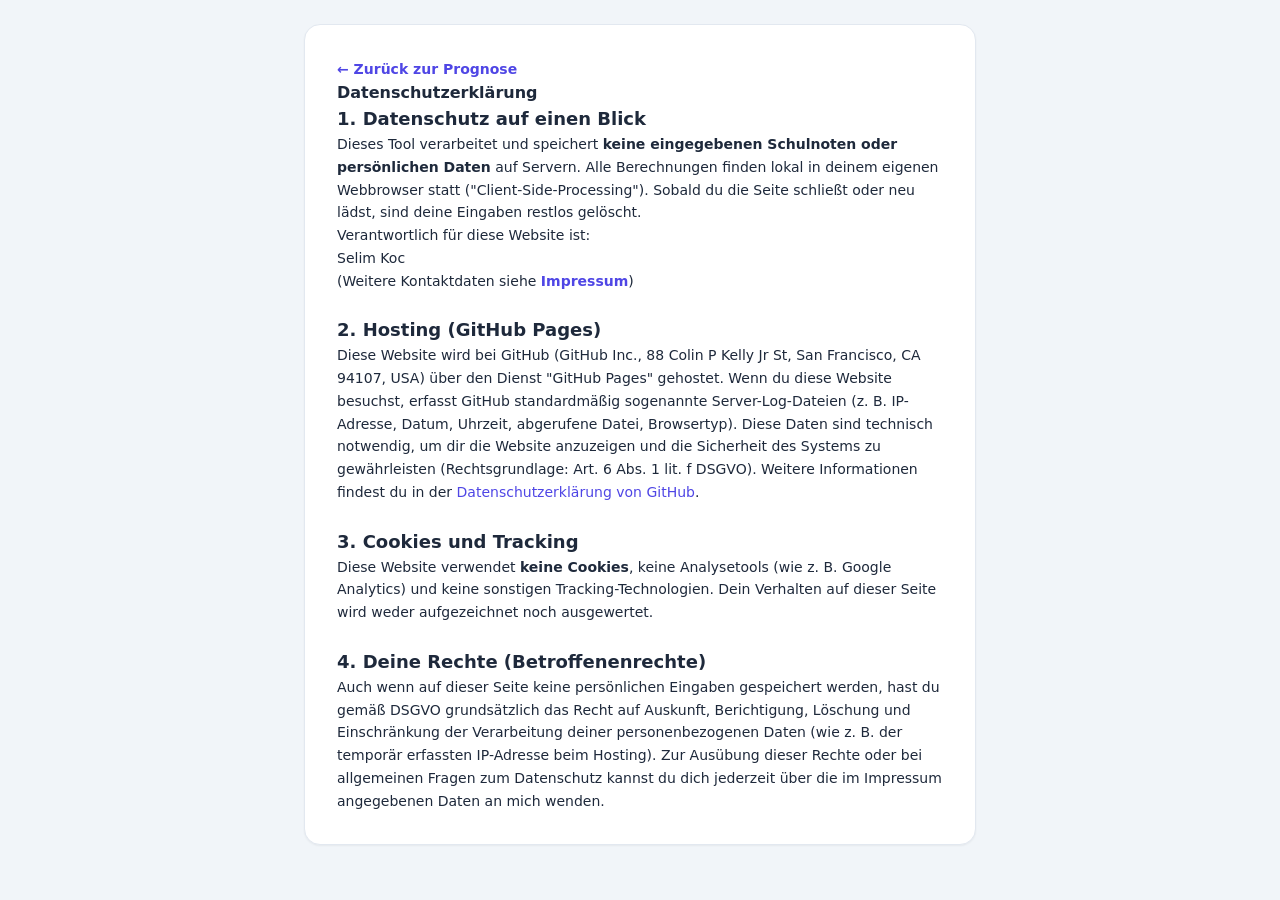
<file: datenschutz.html>
<!DOCTYPE html>
<html lang="de">
<head>
    <meta charset="UTF-8">
    <meta name="viewport" content="width=device-width, initial-scale=1.0">
    <title>Datenschutzerklärung - Abschlussprognose</title>
    <link rel="stylesheet" href="style.css">
    <style>
        body { 
            font-family: system-ui, -apple-system, BlinkMacSystemFont, "Segoe UI", Roboto, "Helvetica Neue", sans-serif; 
            -webkit-tap-highlight-color: transparent; 
        }
    </style>
</head>
<body class="bg-slate-100 min-h-screen text-slate-800 p-6 sm:p-12 flex flex-col">
    <main class="max-w-2xl mx-auto bg-white p-8 rounded-2xl shadow-sm border border-slate-200 w-full">
        <a href="index.html" class="text-indigo-600 hover:text-indigo-800 font-semibold text-sm mb-6 inline-block">&larr; Zurück zur Prognose</a>
        
        <h1 class="text-3xl font-bold mb-6">Datenschutzerklärung</h1>
        
        <div class="space-y-6 text-sm leading-relaxed">
            <section>
                <h2 class="font-bold text-lg mb-2">1. Datenschutz auf einen Blick</h2>
                <p>Dieses Tool verarbeitet und speichert <strong>keine eingegebenen Schulnoten oder persönlichen Daten</strong> auf Servern. Alle Berechnungen finden lokal in deinem eigenen Webbrowser statt ("Client-Side-Processing"). Sobald du die Seite schließt oder neu lädst, sind deine Eingaben restlos gelöscht.</p>
                <p class="mt-4">Verantwortlich für diese Website ist:<br>
                Selim Koc<br>
                (Weitere Kontaktdaten siehe <a href="impressum.html" class="text-indigo-600 hover:text-indigo-800 font-semibold transition-colors">Impressum</a>)</p>
            </section>

            <section>
                <h2 class="font-bold text-lg mb-2">2. Hosting (GitHub Pages)</h2>
                <p>Diese Website wird bei GitHub (GitHub Inc., 88 Colin P Kelly Jr St, San Francisco, CA 94107, USA) über den Dienst "GitHub Pages" gehostet. Wenn du diese Website besuchst, erfasst GitHub standardmäßig sogenannte Server-Log-Dateien (z. B. IP-Adresse, Datum, Uhrzeit, abgerufene Datei, Browsertyp). Diese Daten sind technisch notwendig, um dir die Website anzuzeigen und die Sicherheit des Systems zu gewährleisten (Rechtsgrundlage: Art. 6 Abs. 1 lit. f DSGVO). Weitere Informationen findest du in der <a href="https://docs.github.com/en/site-policy/privacy-policies/github-privacy-statement" target="_blank" rel="noopener noreferrer" class="text-indigo-600 hover:text-indigo-800 transition-colors">Datenschutzerklärung von GitHub</a>.</p>
            </section>

            <section>
                <h2 class="font-bold text-lg mb-2">3. Cookies und Tracking</h2>
                <p>Diese Website verwendet <strong>keine Cookies</strong>, keine Analysetools (wie z. B. Google Analytics) und keine sonstigen Tracking-Technologien. Dein Verhalten auf dieser Seite wird weder aufgezeichnet noch ausgewertet.</p>
            </section>

            <section>
                <h2 class="font-bold text-lg mb-2">4. Deine Rechte (Betroffenenrechte)</h2>
                <p>Auch wenn auf dieser Seite keine persönlichen Eingaben gespeichert werden, hast du gemäß DSGVO grundsätzlich das Recht auf Auskunft, Berichtigung, Löschung und Einschränkung der Verarbeitung deiner personenbezogenen Daten (wie z. B. der temporär erfassten IP-Adresse beim Hosting). Zur Ausübung dieser Rechte oder bei allgemeinen Fragen zum Datenschutz kannst du dich jederzeit über die im Impressum angegebenen Daten an mich wenden.</p>
            </section>
        </div>
    </main>
</body>
</html>
</file>
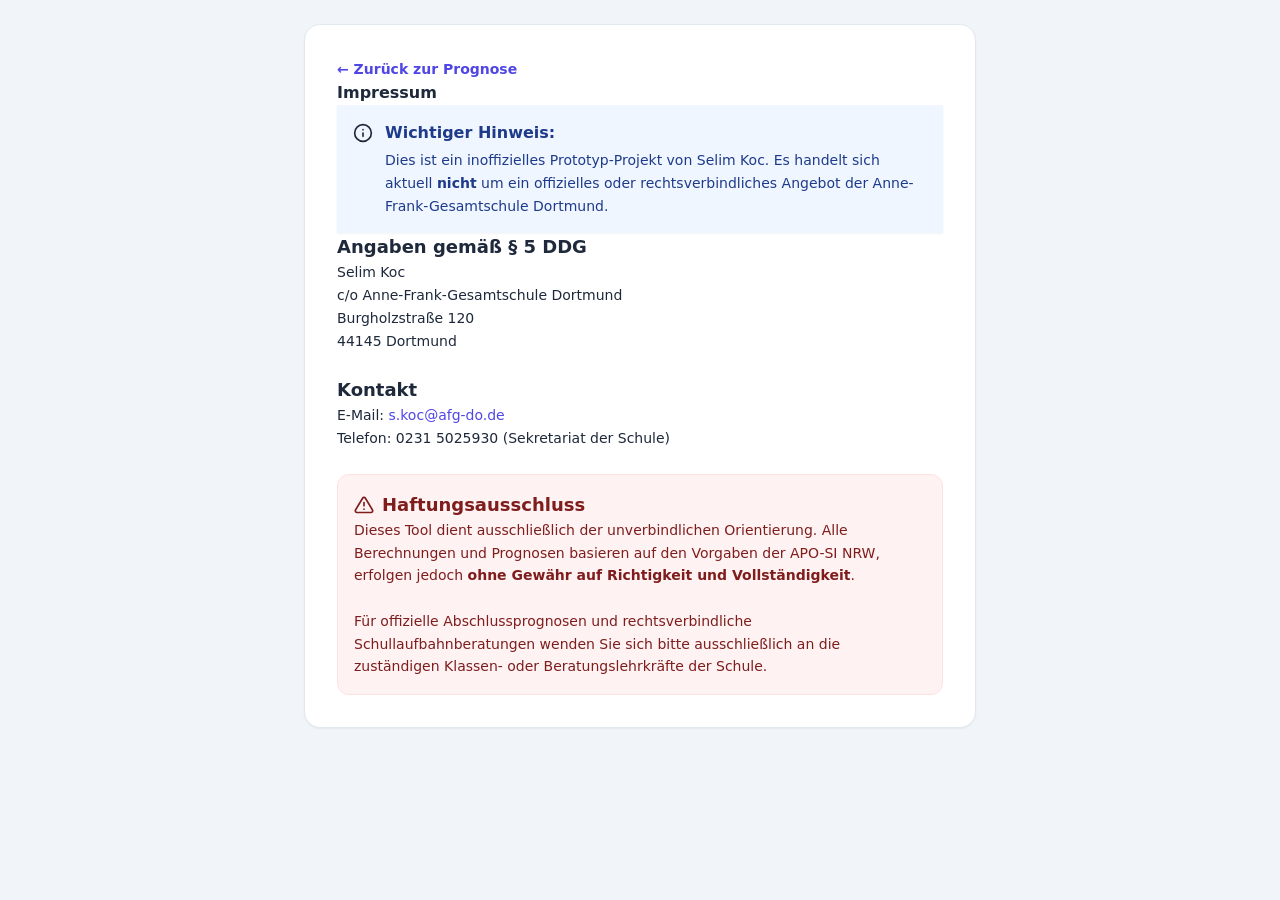
<file: impressum.html>
<!DOCTYPE html>
<html lang="de">
<head>
    <meta charset="UTF-8">
    <meta name="viewport" content="width=device-width, initial-scale=1.0">
    <title>Impressum - Abschlussprognose</title>
    <link rel="stylesheet" href="style.css">
    <style>
        body { 
            font-family: system-ui, -apple-system, BlinkMacSystemFont, "Segoe UI", Roboto, "Helvetica Neue", sans-serif; 
            -webkit-tap-highlight-color: transparent; 
        }
    </style>
</head>
<body class="bg-slate-100 min-h-screen text-slate-800 p-6 sm:p-12 flex flex-col">
    <main class="max-w-2xl mx-auto bg-white p-8 rounded-2xl shadow-sm border border-slate-200 w-full">
        <a href="index.html" class="text-indigo-600 hover:text-indigo-800 font-semibold text-sm mb-6 inline-block">&larr; Zurück zur Prognose</a>
        
        <h1 class="text-3xl font-bold mb-6">Impressum</h1>
        
        <div class="bg-blue-50 border-l-4 border-blue-600 p-4 mb-8 rounded-r-xl shadow-sm">
            <div class="flex items-start gap-3">
                <svg class="h-5 w-5 text-blue-600 shrink-0 mt-0.5" aria-hidden="true" viewBox="0 0 24 24" fill="none" stroke="currentColor" stroke-width="2" stroke-linecap="round" stroke-linejoin="round"><circle cx="12" cy="12" r="10"/><line x1="12" y1="16" x2="12" y2="12"/><line x1="12" y1="8" x2="12.01" y2="8"/></svg>
                <p class="text-blue-900 text-sm font-medium leading-relaxed">
                    <strong class="block mb-1 text-base">Wichtiger Hinweis:</strong> 
                    Dies ist ein inoffizielles Prototyp-Projekt von Selim Koc. Es handelt sich aktuell <strong>nicht</strong> um ein offizielles oder rechtsverbindliches Angebot der Anne-Frank-Gesamtschule Dortmund.
                </p>
            </div>
        </div>

        <div class="space-y-6 text-sm leading-relaxed">
            <section>
                <h2 class="font-bold text-lg mb-2">Angaben gemäß § 5 DDG</h2>
                <p>
                    Selim Koc<br>
                    c/o Anne-Frank-Gesamtschule Dortmund<br>
                    Burgholzstraße 120<br>
                    44145 Dortmund<br>
                </p>
            </section>

            <section>
                <h2 class="font-bold text-lg mb-2">Kontakt</h2>
                <p>
                    E-Mail: <a href="mailto:s.koc@afg-do.de" class="text-indigo-600 hover:underline">s.koc@afg-do.de</a><br>
                    Telefon: 0231 5025930 (Sekretariat der Schule)
                </p>
            </section>

            <section class="bg-red-50 p-4 rounded-xl border border-red-100 text-red-900 mt-8">
                <h2 class="font-bold text-lg mb-2 flex items-center gap-2">
                    <svg class="h-5 w-5" aria-hidden="true" viewBox="0 0 24 24" fill="none" stroke="currentColor" stroke-width="2" stroke-linecap="round" stroke-linejoin="round"><path d="M10.29 3.86L1.82 18a2 2 0 0 0 1.71 3h16.94a2 2 0 0 0 1.71-3L13.71 3.86a2 2 0 0 0-3.42 0z"/><line x1="12" y1="9" x2="12" y2="13"/><line x1="12" y1="17" x2="12.01" y2="17"/></svg>
                    Haftungsausschluss
                </h2>
                <p>
                    Dieses Tool dient ausschließlich der unverbindlichen Orientierung. Alle Berechnungen und Prognosen basieren auf den Vorgaben der APO-SI NRW, erfolgen jedoch <strong>ohne Gewähr auf Richtigkeit und Vollständigkeit</strong>.<br><br>
                    Für offizielle Abschlussprognosen und rechtsverbindliche Schullaufbahnberatungen wenden Sie sich bitte ausschließlich an die zuständigen Klassen- oder Beratungslehrkräfte der Schule.
                </p>
            </section>
        </div>
    </main>
</body>
</html>
</file>
<file: style.css>
*, ::before, ::after{--tw-border-spacing-x:0;--tw-border-spacing-y:0;--tw-translate-x:0;--tw-translate-y:0;--tw-rotate:0;--tw-skew-x:0;--tw-skew-y:0;--tw-scale-x:1;--tw-scale-y:1;--tw-pan-x: ;--tw-pan-y: ;--tw-pinch-zoom: ;--tw-scroll-snap-strictness:proximity;--tw-gradient-from-position: ;--tw-gradient-via-position: ;--tw-gradient-to-position: ;--tw-ordinal: ;--tw-slashed-zero: ;--tw-numeric-figure: ;--tw-numeric-spacing: ;--tw-numeric-fraction: ;--tw-ring-inset: ;--tw-ring-offset-width:0px;--tw-ring-offset-color:#fff;--tw-ring-color:rgb(59 130 246 / 0.5);--tw-ring-offset-shadow:0 0 #0000;--tw-ring-shadow:0 0 #0000;--tw-shadow:0 0 #0000;--tw-shadow-colored:0 0 #0000;--tw-blur: ;--tw-brightness: ;--tw-contrast: ;--tw-grayscale: ;--tw-hue-rotate: ;--tw-invert: ;--tw-saturate: ;--tw-sepia: ;--tw-drop-shadow: ;--tw-backdrop-blur: ;--tw-backdrop-brightness: ;--tw-backdrop-contrast: ;--tw-backdrop-grayscale: ;--tw-backdrop-hue-rotate: ;--tw-backdrop-invert: ;--tw-backdrop-opacity: ;--tw-backdrop-saturate: ;--tw-backdrop-sepia: ;--tw-contain-size: ;--tw-contain-layout: ;--tw-contain-paint: ;--tw-contain-style: }::backdrop{--tw-border-spacing-x:0;--tw-border-spacing-y:0;--tw-translate-x:0;--tw-translate-y:0;--tw-rotate:0;--tw-skew-x:0;--tw-skew-y:0;--tw-scale-x:1;--tw-scale-y:1;--tw-pan-x: ;--tw-pan-y: ;--tw-pinch-zoom: ;--tw-scroll-snap-strictness:proximity;--tw-gradient-from-position: ;--tw-gradient-via-position: ;--tw-gradient-to-position: ;--tw-ordinal: ;--tw-slashed-zero: ;--tw-numeric-figure: ;--tw-numeric-spacing: ;--tw-numeric-fraction: ;--tw-ring-inset: ;--tw-ring-offset-width:0px;--tw-ring-offset-color:#fff;--tw-ring-color:rgb(59 130 246 / 0.5);--tw-ring-offset-shadow:0 0 #0000;--tw-ring-shadow:0 0 #0000;--tw-shadow:0 0 #0000;--tw-shadow-colored:0 0 #0000;--tw-blur: ;--tw-brightness: ;--tw-contrast: ;--tw-grayscale: ;--tw-hue-rotate: ;--tw-invert: ;--tw-saturate: ;--tw-sepia: ;--tw-drop-shadow: ;--tw-backdrop-blur: ;--tw-backdrop-brightness: ;--tw-backdrop-contrast: ;--tw-backdrop-grayscale: ;--tw-backdrop-hue-rotate: ;--tw-backdrop-invert: ;--tw-backdrop-opacity: ;--tw-backdrop-saturate: ;--tw-backdrop-sepia: ;--tw-contain-size: ;--tw-contain-layout: ;--tw-contain-paint: ;--tw-contain-style: }/* ! tailwindcss v3.4.17 | MIT License | https://tailwindcss.com */*,::after,::before{box-sizing:border-box;border-width:0;border-style:solid;border-color:#e5e7eb}::after,::before{--tw-content:''}:host,html{line-height:1.5;-webkit-text-size-adjust:100%;-moz-tab-size:4;tab-size:4;font-family:ui-sans-serif, system-ui, sans-serif, "Apple Color Emoji", "Segoe UI Emoji", "Segoe UI Symbol", "Noto Color Emoji";font-feature-settings:normal;font-variation-settings:normal;-webkit-tap-highlight-color:transparent}body{margin:0;line-height:inherit}hr{height:0;color:inherit;border-top-width:1px}abbr:where([title]){-webkit-text-decoration:underline dotted;text-decoration:underline dotted}h1,h2,h3,h4,h5,h6{font-size:inherit;font-weight:inherit}a{color:inherit;text-decoration:inherit}b,strong{font-weight:bolder}code,kbd,pre,samp{font-family:ui-monospace, SFMono-Regular, Menlo, Monaco, Consolas, "Liberation Mono", "Courier New", monospace;font-feature-settings:normal;font-variation-settings:normal;font-size:1em}small{font-size:80%}sub,sup{font-size:75%;line-height:0;position:relative;vertical-align:baseline}sub{bottom:-.25em}sup{top:-.5em}table{text-indent:0;border-color:inherit;border-collapse:collapse}button,input,optgroup,select,textarea{font-family:inherit;font-feature-settings:inherit;font-variation-settings:inherit;font-size:100%;font-weight:inherit;line-height:inherit;letter-spacing:inherit;color:inherit;margin:0;padding:0}button,select{text-transform:none}button,input:where([type=button]),input:where([type=reset]),input:where([type=submit]){-webkit-appearance:button;background-color:transparent;background-image:none}:-moz-focusring{outline:auto}:-moz-ui-invalid{box-shadow:none}progress{vertical-align:baseline}::-webkit-inner-spin-button,::-webkit-outer-spin-button{height:auto}[type=search]{-webkit-appearance:textfield;outline-offset:-2px}::-webkit-search-decoration{-webkit-appearance:none}::-webkit-file-upload-button{-webkit-appearance:button;font:inherit}summary{display:list-item}blockquote,dd,dl,figure,h1,h2,h3,h4,h5,h6,hr,p,pre{margin:0}fieldset{margin:0;padding:0}legend{padding:0}menu,ol,ul{list-style:none;margin:0;padding:0}dialog{padding:0}textarea{resize:vertical}input::placeholder,textarea::placeholder{opacity:1;color:#9ca3af}[role=button],button{cursor:pointer}:disabled{cursor:default}audio,canvas,embed,iframe,img,object,svg,video{display:block;vertical-align:middle}img,video{max-width:100%;height:auto}[hidden]:where(:not([hidden=until-found])){display:none}.pointer-events-none{pointer-events:none}.fixed{position:fixed}.absolute{position:absolute}.relative{position:relative}.inset-0{inset:0px}.left-1\/2{left:50%}.top-1\/2{top:50%}.z-0{z-index:0}.z-10{z-index:10}.z-50{z-index:50}.mx-auto{margin-left:auto;margin-right:auto}.mb-1\.5{margin-bottom:0.375rem}.mt-0\.5{margin-top:0.125rem}.mt-1{margin-top:0.25rem}.mt-2{margin-top:0.5rem}.mt-auto{margin-top:auto}.mb-1{margin-bottom:0.25rem}.mb-3{margin-bottom:0.75rem}.mt-6{margin-top:1.5rem}.mb-4{margin-bottom:1rem}.mt-3{margin-top:0.75rem}.block{display:block}.inline-block{display:inline-block}.flex{display:flex}.grid{display:grid}.hidden{display:none}.h-24{height:6rem}.h-4{height:1rem}.h-5{height:1.25rem}.h-6{height:1.5rem}.h-full{height:100%}.h-8{height:2rem}.h-3{height:0.75rem}.max-h-\[90vh\]{max-height:90vh}.min-h-screen{min-height:100vh}.w-24{width:6rem}.w-4{width:1rem}.w-5{width:1.25rem}.w-6{width:1.5rem}.w-fit{width:-moz-fit-content;width:fit-content}.w-full{width:100%}.w-\[24rem\]{width:24rem}.w-\[28rem\]{width:28rem}.w-8{width:2rem}.w-auto{width:auto}.w-3{width:0.75rem}.min-w-0{min-width:0px}.min-w-\[4\.5rem\]{min-width:4.5rem}.max-w-2xl{max-width:42rem}.max-w-4xl{max-width:56rem}.flex-1{flex:1 1 0%}.shrink-0{flex-shrink:0}.flex-grow{flex-grow:1}.-translate-x-1\/2{--tw-translate-x:-50%;transform:translate(var(--tw-translate-x), var(--tw-translate-y)) rotate(var(--tw-rotate)) skewX(var(--tw-skew-x)) skewY(var(--tw-skew-y)) scaleX(var(--tw-scale-x)) scaleY(var(--tw-scale-y))}.-translate-y-1\/2{--tw-translate-y:-50%;transform:translate(var(--tw-translate-x), var(--tw-translate-y)) rotate(var(--tw-rotate)) skewX(var(--tw-skew-x)) skewY(var(--tw-skew-y)) scaleX(var(--tw-scale-x)) scaleY(var(--tw-scale-y))}.rotate-180{--tw-rotate:180deg;transform:translate(var(--tw-translate-x), var(--tw-translate-y)) rotate(var(--tw-rotate)) skewX(var(--tw-skew-x)) skewY(var(--tw-skew-y)) scaleX(var(--tw-scale-x)) scaleY(var(--tw-scale-y))}.scale-110{--tw-scale-x:1.1;--tw-scale-y:1.1;transform:translate(var(--tw-translate-x), var(--tw-translate-y)) rotate(var(--tw-rotate)) skewX(var(--tw-skew-x)) skewY(var(--tw-skew-y)) scaleX(var(--tw-scale-x)) scaleY(var(--tw-scale-y))}.cursor-pointer{cursor:pointer}.select-none{-webkit-user-select:none;user-select:none}.list-disc{list-style-type:disc}.list-none{list-style-type:none}.grid-cols-1{grid-template-columns:repeat(1, minmax(0, 1fr))}.flex-col{flex-direction:column}.items-start{align-items:flex-start}.items-center{align-items:center}.justify-center{justify-content:center}.justify-between{justify-content:space-between}.gap-1\.5{gap:0.375rem}.gap-2{gap:0.5rem}.gap-3{gap:0.75rem}.gap-4{gap:1rem}.gap-1{gap:0.25rem}.gap-2\.5{gap:0.625rem}.space-y-1 > :not([hidden]) ~ :not([hidden]){--tw-space-y-reverse:0;margin-top:calc(0.25rem * calc(1 - var(--tw-space-y-reverse)));margin-bottom:calc(0.25rem * var(--tw-space-y-reverse))}.space-y-1\.5 > :not([hidden]) ~ :not([hidden]){--tw-space-y-reverse:0;margin-top:calc(0.375rem * calc(1 - var(--tw-space-y-reverse)));margin-bottom:calc(0.375rem * var(--tw-space-y-reverse))}.space-y-2 > :not([hidden]) ~ :not([hidden]){--tw-space-y-reverse:0;margin-top:calc(0.5rem * calc(1 - var(--tw-space-y-reverse)));margin-bottom:calc(0.5rem * var(--tw-space-y-reverse))}.space-y-4 > :not([hidden]) ~ :not([hidden]){--tw-space-y-reverse:0;margin-top:calc(1rem * calc(1 - var(--tw-space-y-reverse)));margin-bottom:calc(1rem * var(--tw-space-y-reverse))}.space-y-6 > :not([hidden]) ~ :not([hidden]){--tw-space-y-reverse:0;margin-top:calc(1.5rem * calc(1 - var(--tw-space-y-reverse)));margin-bottom:calc(1.5rem * var(--tw-space-y-reverse))}.divide-y > :not([hidden]) ~ :not([hidden]){--tw-divide-y-reverse:0;border-top-width:calc(1px * calc(1 - var(--tw-divide-y-reverse)));border-bottom-width:calc(1px * var(--tw-divide-y-reverse))}.divide-slate-200 > :not([hidden]) ~ :not([hidden]){--tw-divide-opacity:1;border-color:rgb(226 232 240 / var(--tw-divide-opacity, 1))}.overflow-hidden{overflow:hidden}.overflow-y-auto{overflow-y:auto}.truncate{overflow:hidden;text-overflow:ellipsis;white-space:nowrap}.text-balance{text-wrap:balance}.rounded-2xl{border-radius:1rem}.rounded-lg{border-radius:0.5rem}.rounded-xl{border-radius:0.75rem}.rounded-full{border-radius:9999px}.border{border-width:1px}.border-b{border-bottom-width:1px}.border-l-8{border-left-width:8px}.border-t{border-top-width:1px}.border-dashed{border-style:dashed}.border-blue-200{--tw-border-opacity:1;border-color:rgb(191 219 254 / var(--tw-border-opacity, 1))}.border-indigo-100{--tw-border-opacity:1;border-color:rgb(224 231 255 / var(--tw-border-opacity, 1))}.border-slate-100{--tw-border-opacity:1;border-color:rgb(241 245 249 / var(--tw-border-opacity, 1))}.border-slate-200{--tw-border-opacity:1;border-color:rgb(226 232 240 / var(--tw-border-opacity, 1))}.border-slate-300{--tw-border-opacity:1;border-color:rgb(203 213 225 / var(--tw-border-opacity, 1))}.border-white\/60{border-color:rgb(255 255 255 / 0.6)}.border-amber-500{--tw-border-opacity:1;border-color:rgb(245 158 11 / var(--tw-border-opacity, 1))}.border-black\/10{border-color:rgb(0 0 0 / 0.1)}.border-black\/5{border-color:rgb(0 0 0 / 0.05)}.border-blue-500{--tw-border-opacity:1;border-color:rgb(59 130 246 / var(--tw-border-opacity, 1))}.border-emerald-500{--tw-border-opacity:1;border-color:rgb(16 185 129 / var(--tw-border-opacity, 1))}.border-indigo-200{--tw-border-opacity:1;border-color:rgb(199 210 254 / var(--tw-border-opacity, 1))}.border-red-100{--tw-border-opacity:1;border-color:rgb(254 226 226 / var(--tw-border-opacity, 1))}.border-red-500{--tw-border-opacity:1;border-color:rgb(239 68 68 / var(--tw-border-opacity, 1))}.border-slate-400{--tw-border-opacity:1;border-color:rgb(148 163 184 / var(--tw-border-opacity, 1))}.border-slate-500{--tw-border-opacity:1;border-color:rgb(100 116 139 / var(--tw-border-opacity, 1))}.border-transparent{border-color:transparent}.border-yellow-500{--tw-border-opacity:1;border-color:rgb(234 179 8 / var(--tw-border-opacity, 1))}.border-red-200{--tw-border-opacity:1;border-color:rgb(254 202 202 / var(--tw-border-opacity, 1))}.bg-\[\#e2e2e2\]{--tw-bg-opacity:1;background-color:rgb(226 226 226 / var(--tw-bg-opacity, 1))}.bg-amber-100{--tw-bg-opacity:1;background-color:rgb(254 243 199 / var(--tw-bg-opacity, 1))}.bg-blue-100{--tw-bg-opacity:1;background-color:rgb(219 234 254 / var(--tw-bg-opacity, 1))}.bg-emerald-100{--tw-bg-opacity:1;background-color:rgb(209 250 229 / var(--tw-bg-opacity, 1))}.bg-indigo-50{--tw-bg-opacity:1;background-color:rgb(238 242 255 / var(--tw-bg-opacity, 1))}.bg-red-100{--tw-bg-opacity:1;background-color:rgb(254 226 226 / var(--tw-bg-opacity, 1))}.bg-slate-100{--tw-bg-opacity:1;background-color:rgb(241 245 249 / var(--tw-bg-opacity, 1))}.bg-slate-200{--tw-bg-opacity:1;background-color:rgb(226 232 240 / var(--tw-bg-opacity, 1))}.bg-slate-200\/50{background-color:rgb(226 232 240 / 0.5)}.bg-slate-200\/80{background-color:rgb(226 232 240 / 0.8)}.bg-slate-50\/30{background-color:rgb(248 250 252 / 0.3)}.bg-slate-50\/50{background-color:rgb(248 250 252 / 0.5)}.bg-slate-50\/80{background-color:rgb(248 250 252 / 0.8)}.bg-slate-50\/90{background-color:rgb(248 250 252 / 0.9)}.bg-slate-900\/60{background-color:rgb(15 23 42 / 0.6)}.bg-white{--tw-bg-opacity:1;background-color:rgb(255 255 255 / var(--tw-bg-opacity, 1))}.bg-white\/40{background-color:rgb(255 255 255 / 0.4)}.bg-amber-50{--tw-bg-opacity:1;background-color:rgb(255 251 235 / var(--tw-bg-opacity, 1))}.bg-black\/10{background-color:rgb(0 0 0 / 0.1)}.bg-black\/5{background-color:rgb(0 0 0 / 0.05)}.bg-blue-50{--tw-bg-opacity:1;background-color:rgb(239 246 255 / var(--tw-bg-opacity, 1))}.bg-emerald-50{--tw-bg-opacity:1;background-color:rgb(236 253 245 / var(--tw-bg-opacity, 1))}.bg-indigo-100{--tw-bg-opacity:1;background-color:rgb(224 231 255 / var(--tw-bg-opacity, 1))}.bg-red-50{--tw-bg-opacity:1;background-color:rgb(254 242 242 / var(--tw-bg-opacity, 1))}.bg-red-50\/80{background-color:rgb(254 242 242 / 0.8)}.bg-transparent{background-color:transparent}.bg-white\/50{background-color:rgb(255 255 255 / 0.5)}.bg-yellow-50{--tw-bg-opacity:1;background-color:rgb(254 252 232 / var(--tw-bg-opacity, 1))}.bg-white\/80{background-color:rgb(255 255 255 / 0.8)}.bg-gradient-to-br{background-image:linear-gradient(to bottom right, var(--tw-gradient-stops))}.from-blue-50{--tw-gradient-from:#eff6ff var(--tw-gradient-from-position);--tw-gradient-to:rgb(239 246 255 / 0) var(--tw-gradient-to-position);--tw-gradient-stops:var(--tw-gradient-from), var(--tw-gradient-to)}.to-blue-100{--tw-gradient-to:#dbeafe var(--tw-gradient-to-position)}.p-1\.5{padding:0.375rem}.p-2\.5{padding:0.625rem}.p-4{padding:1rem}.p-5{padding:1.25rem}.p-6{padding:1.5rem}.p-8{padding:2rem}.p-3{padding:0.75rem}.p-3\.5{padding:0.875rem}.px-3{padding-left:0.75rem;padding-right:0.75rem}.px-4{padding-left:1rem;padding-right:1rem}.py-1\.5{padding-top:0.375rem;padding-bottom:0.375rem}.py-2{padding-top:0.5rem;padding-bottom:0.5rem}.py-6{padding-top:1.5rem;padding-bottom:1.5rem}.py-8{padding-top:2rem;padding-bottom:2rem}.px-2{padding-left:0.5rem;padding-right:0.5rem}.py-2\.5{padding-top:0.625rem;padding-bottom:0.625rem}.pl-5{padding-left:1.25rem}.pt-1{padding-top:0.25rem}.pt-2{padding-top:0.5rem}.pr-3{padding-right:0.75rem}.pt-5{padding-top:1.25rem}.pb-3{padding-bottom:0.75rem}.text-center{text-align:center}.text-2xl{font-size:1.5rem;line-height:2rem}.text-lg{font-size:1.125rem;line-height:1.75rem}.text-sm{font-size:0.875rem;line-height:1.25rem}.text-xl{font-size:1.25rem;line-height:1.75rem}.text-base{font-size:1rem;line-height:1.5rem}.text-xs{font-size:0.75rem;line-height:1rem}.text-\[13px\]{font-size:13px}.font-black{font-weight:900}.font-bold{font-weight:700}.font-medium{font-weight:500}.font-semibold{font-weight:600}.uppercase{text-transform:uppercase}.leading-relaxed{line-height:1.625}.leading-tight{line-height:1.25}.tracking-tight{letter-spacing:-0.025em}.tracking-wide{letter-spacing:0.025em}.tracking-widest{letter-spacing:0.1em}.text-amber-800{--tw-text-opacity:1;color:rgb(146 64 14 / var(--tw-text-opacity, 1))}.text-blue-700{--tw-text-opacity:1;color:rgb(29 78 216 / var(--tw-text-opacity, 1))}.text-blue-800{--tw-text-opacity:1;color:rgb(30 64 175 / var(--tw-text-opacity, 1))}.text-emerald-800{--tw-text-opacity:1;color:rgb(6 95 70 / var(--tw-text-opacity, 1))}.text-indigo-600{--tw-text-opacity:1;color:rgb(79 70 229 / var(--tw-text-opacity, 1))}.text-indigo-900{--tw-text-opacity:1;color:rgb(49 46 129 / var(--tw-text-opacity, 1))}.text-red-700{--tw-text-opacity:1;color:rgb(185 28 28 / var(--tw-text-opacity, 1))}.text-red-800{--tw-text-opacity:1;color:rgb(153 27 27 / var(--tw-text-opacity, 1))}.text-slate-400{--tw-text-opacity:1;color:rgb(148 163 184 / var(--tw-text-opacity, 1))}.text-slate-500{--tw-text-opacity:1;color:rgb(100 116 139 / var(--tw-text-opacity, 1))}.text-slate-600{--tw-text-opacity:1;color:rgb(71 85 105 / var(--tw-text-opacity, 1))}.text-slate-700{--tw-text-opacity:1;color:rgb(51 65 85 / var(--tw-text-opacity, 1))}.text-slate-800{--tw-text-opacity:1;color:rgb(30 41 59 / var(--tw-text-opacity, 1))}.text-slate-900{--tw-text-opacity:1;color:rgb(15 23 42 / var(--tw-text-opacity, 1))}.text-amber-700{--tw-text-opacity:1;color:rgb(180 83 9 / var(--tw-text-opacity, 1))}.text-amber-900{--tw-text-opacity:1;color:rgb(120 53 15 / var(--tw-text-opacity, 1))}.text-blue-900{--tw-text-opacity:1;color:rgb(30 58 138 / var(--tw-text-opacity, 1))}.text-current{color:currentColor}.text-emerald-700{--tw-text-opacity:1;color:rgb(4 120 87 / var(--tw-text-opacity, 1))}.text-emerald-900{--tw-text-opacity:1;color:rgb(6 78 59 / var(--tw-text-opacity, 1))}.text-indigo-800{--tw-text-opacity:1;color:rgb(55 48 163 / var(--tw-text-opacity, 1))}.text-red-900{--tw-text-opacity:1;color:rgb(127 29 29 / var(--tw-text-opacity, 1))}.text-red-950{--tw-text-opacity:1;color:rgb(69 10 10 / var(--tw-text-opacity, 1))}.text-yellow-900{--tw-text-opacity:1;color:rgb(113 63 18 / var(--tw-text-opacity, 1))}.text-red-500{--tw-text-opacity:1;color:rgb(239 68 68 / var(--tw-text-opacity, 1))}.text-emerald-600{--tw-text-opacity:1;color:rgb(5 150 105 / var(--tw-text-opacity, 1))}.underline{-webkit-text-decoration-line:underline;text-decoration-line:underline}.decoration-2{text-decoration-thickness:2px}.underline-offset-2{text-underline-offset:2px}.opacity-\[0\.04\]{opacity:0.04}.opacity-\[0\.06\]{opacity:0.06}.opacity-50{opacity:0.5}.opacity-70{opacity:0.7}.opacity-90{opacity:0.9}.shadow-2xl{--tw-shadow:0 25px 50px -12px rgb(0 0 0 / 0.25);--tw-shadow-colored:0 25px 50px -12px var(--tw-shadow-color);box-shadow:var(--tw-ring-offset-shadow, 0 0 #0000), var(--tw-ring-shadow, 0 0 #0000), var(--tw-shadow)}.shadow-inner{--tw-shadow:inset 0 2px 4px 0 rgb(0 0 0 / 0.05);--tw-shadow-colored:inset 0 2px 4px 0 var(--tw-shadow-color);box-shadow:var(--tw-ring-offset-shadow, 0 0 #0000), var(--tw-ring-shadow, 0 0 #0000), var(--tw-shadow)}.shadow-md{--tw-shadow:0 4px 6px -1px rgb(0 0 0 / 0.1), 0 2px 4px -2px rgb(0 0 0 / 0.1);--tw-shadow-colored:0 4px 6px -1px var(--tw-shadow-color), 0 2px 4px -2px var(--tw-shadow-color);box-shadow:var(--tw-ring-offset-shadow, 0 0 #0000), var(--tw-ring-shadow, 0 0 #0000), var(--tw-shadow)}.shadow-sm{--tw-shadow:0 1px 2px 0 rgb(0 0 0 / 0.05);--tw-shadow-colored:0 1px 2px 0 var(--tw-shadow-color);box-shadow:var(--tw-ring-offset-shadow, 0 0 #0000), var(--tw-ring-shadow, 0 0 #0000), var(--tw-shadow)}.outline-none{outline:2px solid transparent;outline-offset:2px}.ring-2{--tw-ring-offset-shadow:var(--tw-ring-inset) 0 0 0 var(--tw-ring-offset-width) var(--tw-ring-offset-color);--tw-ring-shadow:var(--tw-ring-inset) 0 0 0 calc(2px + var(--tw-ring-offset-width)) var(--tw-ring-color);box-shadow:var(--tw-ring-offset-shadow), var(--tw-ring-shadow), var(--tw-shadow, 0 0 #0000)}.ring-blue-500\/20{--tw-ring-color:rgb(59 130 246 / 0.2)}.ring-offset-1{--tw-ring-offset-width:1px}.drop-shadow-sm{--tw-drop-shadow:drop-shadow(0 1px 1px rgb(0 0 0 / 0.05));filter:var(--tw-blur) var(--tw-brightness) var(--tw-contrast) var(--tw-grayscale) var(--tw-hue-rotate) var(--tw-invert) var(--tw-saturate) var(--tw-sepia) var(--tw-drop-shadow)}.grayscale{--tw-grayscale:grayscale(100%);filter:var(--tw-blur) var(--tw-brightness) var(--tw-contrast) var(--tw-grayscale) var(--tw-hue-rotate) var(--tw-invert) var(--tw-saturate) var(--tw-sepia) var(--tw-drop-shadow)}.backdrop-blur-md{--tw-backdrop-blur:blur(12px);-webkit-backdrop-filter:var(--tw-backdrop-blur) var(--tw-backdrop-brightness) var(--tw-backdrop-contrast) var(--tw-backdrop-grayscale) var(--tw-backdrop-hue-rotate) var(--tw-backdrop-invert) var(--tw-backdrop-opacity) var(--tw-backdrop-saturate) var(--tw-backdrop-sepia);backdrop-filter:var(--tw-backdrop-blur) var(--tw-backdrop-brightness) var(--tw-backdrop-contrast) var(--tw-backdrop-grayscale) var(--tw-backdrop-hue-rotate) var(--tw-backdrop-invert) var(--tw-backdrop-opacity) var(--tw-backdrop-saturate) var(--tw-backdrop-sepia)}.backdrop-blur-sm{--tw-backdrop-blur:blur(4px);-webkit-backdrop-filter:var(--tw-backdrop-blur) var(--tw-backdrop-brightness) var(--tw-backdrop-contrast) var(--tw-backdrop-grayscale) var(--tw-backdrop-hue-rotate) var(--tw-backdrop-invert) var(--tw-backdrop-opacity) var(--tw-backdrop-saturate) var(--tw-backdrop-sepia);backdrop-filter:var(--tw-backdrop-blur) var(--tw-backdrop-brightness) var(--tw-backdrop-contrast) var(--tw-backdrop-grayscale) var(--tw-backdrop-hue-rotate) var(--tw-backdrop-invert) var(--tw-backdrop-opacity) var(--tw-backdrop-saturate) var(--tw-backdrop-sepia)}.transition-all{transition-property:all;transition-timing-function:cubic-bezier(0.4, 0, 0.2, 1);transition-duration:150ms}.transition-colors{transition-property:color, background-color, border-color, fill, stroke, -webkit-text-decoration-color;transition-property:color, background-color, border-color, text-decoration-color, fill, stroke;transition-property:color, background-color, border-color, text-decoration-color, fill, stroke, -webkit-text-decoration-color;transition-timing-function:cubic-bezier(0.4, 0, 0.2, 1);transition-duration:150ms}.transition-transform{transition-property:transform;transition-timing-function:cubic-bezier(0.4, 0, 0.2, 1);transition-duration:150ms}.duration-300{transition-duration:300ms}.hover\:border-slate-200:hover{--tw-border-opacity:1;border-color:rgb(226 232 240 / var(--tw-border-opacity, 1))}.hover\:bg-slate-50:hover{--tw-bg-opacity:1;background-color:rgb(248 250 252 / var(--tw-bg-opacity, 1))}.hover\:bg-white\/60:hover{background-color:rgb(255 255 255 / 0.6)}.hover\:bg-red-50\/80:hover{background-color:rgb(254 242 242 / 0.8)}.hover\:text-slate-700:hover{--tw-text-opacity:1;color:rgb(51 65 85 / var(--tw-text-opacity, 1))}.hover\:text-slate-900:hover{--tw-text-opacity:1;color:rgb(15 23 42 / var(--tw-text-opacity, 1))}.hover\:text-red-900:hover{--tw-text-opacity:1;color:rgb(127 29 29 / var(--tw-text-opacity, 1))}.focus\:border-indigo-500:focus{--tw-border-opacity:1;border-color:rgb(99 102 241 / var(--tw-border-opacity, 1))}.focus\:outline-none:focus{outline:2px solid transparent;outline-offset:2px}.group[open] .group-open\:inline{display:inline}.group[open] .group-open\:hidden{display:none}.group[open] .group-open\:rotate-180{--tw-rotate:180deg;transform:translate(var(--tw-translate-x), var(--tw-translate-y)) rotate(var(--tw-rotate)) skewX(var(--tw-skew-x)) skewY(var(--tw-skew-y)) scaleX(var(--tw-scale-x)) scaleY(var(--tw-scale-y))}@media (min-width: 640px){.sm\:left-auto{left:auto}.sm\:right-0{right:0px}.sm\:-mr-16{margin-right:-4rem}.sm\:h-32{height:8rem}.sm\:h-9{height:2.25rem}.sm\:w-32{width:8rem}.sm\:w-\[32rem\]{width:32rem}.sm\:w-\[40rem\]{width:40rem}.sm\:w-9{width:2.25rem}.sm\:translate-x-0{--tw-translate-x:0px;transform:translate(var(--tw-translate-x), var(--tw-translate-y)) rotate(var(--tw-rotate)) skewX(var(--tw-skew-x)) skewY(var(--tw-skew-y)) scaleX(var(--tw-scale-x)) scaleY(var(--tw-scale-y))}.sm\:flex-row{flex-direction:row}.sm\:items-start{align-items:flex-start}.sm\:justify-start{justify-content:flex-start}.sm\:justify-between{justify-content:space-between}.sm\:space-x-6 > :not([hidden]) ~ :not([hidden]){--tw-space-x-reverse:0;margin-right:calc(1.5rem * var(--tw-space-x-reverse));margin-left:calc(1.5rem * calc(1 - var(--tw-space-x-reverse)))}.sm\:space-y-0 > :not([hidden]) ~ :not([hidden]){--tw-space-y-reverse:0;margin-top:calc(0px * calc(1 - var(--tw-space-y-reverse)));margin-bottom:calc(0px * var(--tw-space-y-reverse))}.sm\:p-2{padding:0.5rem}.sm\:p-6{padding:1.5rem}.sm\:p-8{padding:2rem}.sm\:px-6{padding-left:1.5rem;padding-right:1.5rem}.sm\:text-left{text-align:left}.sm\:text-3xl{font-size:1.875rem;line-height:2.25rem}.sm\:text-base{font-size:1rem;line-height:1.5rem}.sm\:text-xl{font-size:1.25rem;line-height:1.75rem}.sm\:text-4xl{font-size:2.25rem;line-height:2.5rem}.sm\:text-lg{font-size:1.125rem;line-height:1.75rem}}@media (min-width: 768px){.md\:grid-cols-2{grid-template-columns:repeat(2, minmax(0, 1fr))}.md\:divide-x > :not([hidden]) ~ :not([hidden]){--tw-divide-x-reverse:0;border-right-width:calc(1px * var(--tw-divide-x-reverse));border-left-width:calc(1px * calc(1 - var(--tw-divide-x-reverse)))}.md\:divide-y-0 > :not([hidden]) ~ :not([hidden]){--tw-divide-y-reverse:0;border-top-width:calc(0px * calc(1 - var(--tw-divide-y-reverse)));border-bottom-width:calc(0px * var(--tw-divide-y-reverse))}}@media (min-width: 1024px){.lg\:px-8{padding-left:2rem;padding-right:2rem}}
</file>
